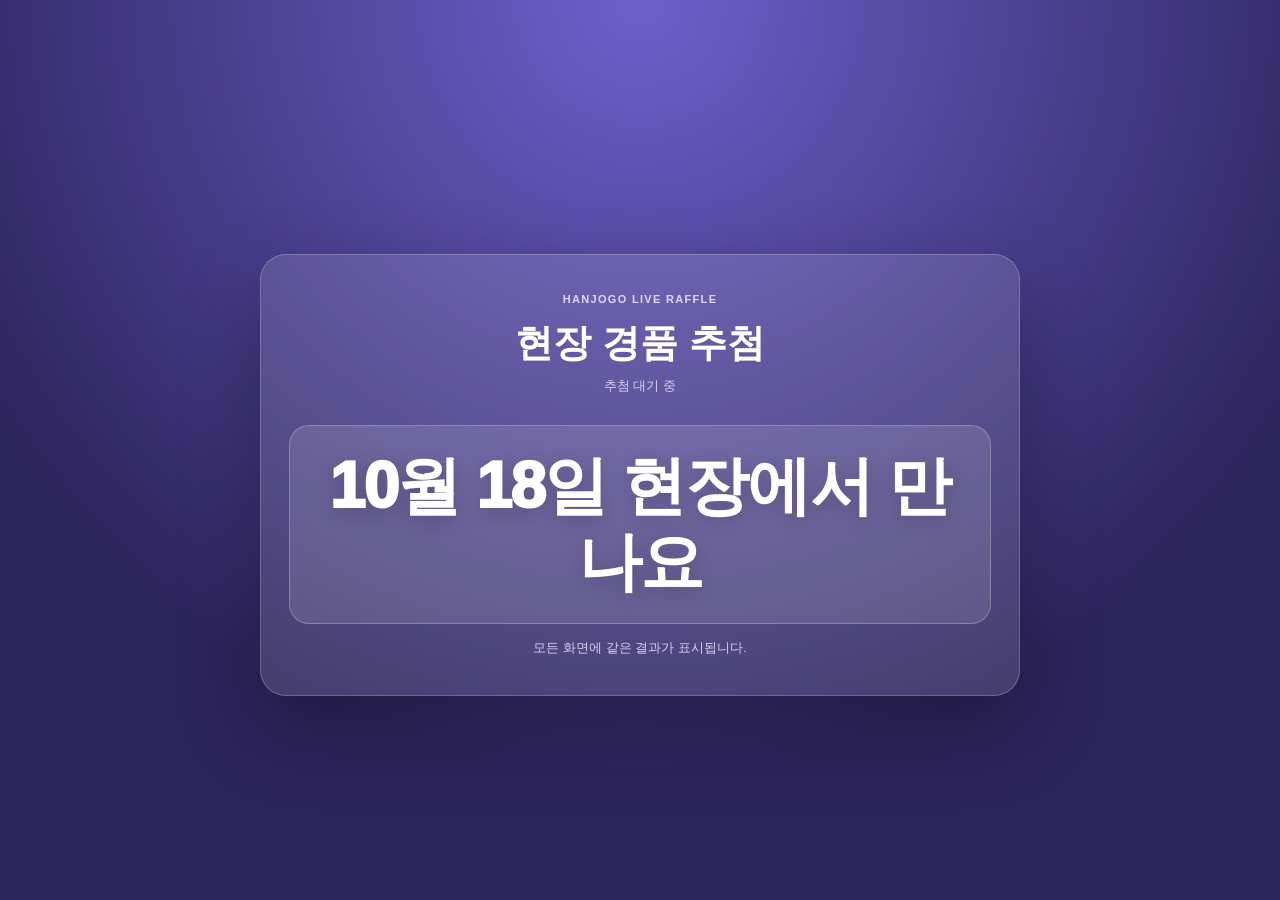
<file: raffle-batch-preview.html>
<!doctype html><html lang="ko"><head><meta charset="utf-8"><meta name="viewport" content="width=device-width,initial-scale=1"><meta name="robots" content="noindex"><title>추첨 진행 화면</title><link rel="stylesheet" href="assets/raffle-presentation.css?v=20261018-fx7"><link rel="stylesheet" href="assets/raffle-batch.css?v=20261018-fx7"><style>body{margin:0;font-family:Arial,"Noto Sans KR",sans-serif}*{box-sizing:border-box}</style></head><body><div class="raffle-live-overlay" id="raffleLiveOverlay" aria-hidden="false">

  <div class="raffle-confetti" id="raffleConfetti" aria-hidden="true"></div>
  <div class="raffle-live-panel" id="raffleLivePanel" role="dialog" aria-modal="true" aria-labelledby="raffleLivePrize">
    <div class="raffle-live-kicker" id="raffleLiveKicker">HANJOGO LIVE RAFFLE</div>
    <div class="raffle-live-prize" id="raffleLivePrize">현장 경품 추첨</div>
    <div class="raffle-live-pool" id="raffleLivePool">추첨 대기 중</div>
    <div class="raffle-live-name" id="raffleLiveName">10월 18일 현장에서 만나요</div>
    <div class="raffle-live-foot" id="raffleLiveFoot">모든 화면에 같은 결과가 표시됩니다.</div>
  </div>
</div>
<script src="assets/raffle-batch.js?v=20261018-fx7"></script><script>
let live,stop;
function setPrize(value){
 const el=document.getElementById('raffleLivePrize');el.replaceChildren();const parts=String(value).split(' · ');
 if(parts.length>1){const sponsor=document.createElement('span');sponsor.className='raffle-prize-sponsor';sponsor.textContent=parts.shift();el.append(sponsor);}
 const title=document.createElement('span');title.textContent=parts.join(' · ');el.append(title);
}
window.addEventListener('message',event=>{
 if(event.source!==parent||event.data?.type!=='raffle-batch-preview')return;
 live=event.data.live;if(!live?.winner&&!(live?.batch&&Array.isArray(live.winners)))return;
 document.getElementById('raffleLiveKicker').textContent=event.data.test?'TEST PREVIEW · 실제 당첨 아님':'HANJOGO LIVE RAFFLE';
 document.getElementById('raffleLivePool').textContent=live.poolLabel||'전체 참여자';
 setPrize(live.prize);if(!stop)stop=HanjogoBatch.mount(document,()=>live);
 parent.postMessage({type:'raffle-test-audio',action:'batch',live},'*');
});
parent.postMessage({type:'raffle-batch-ready'},'*');
</script></body></html>
</file>
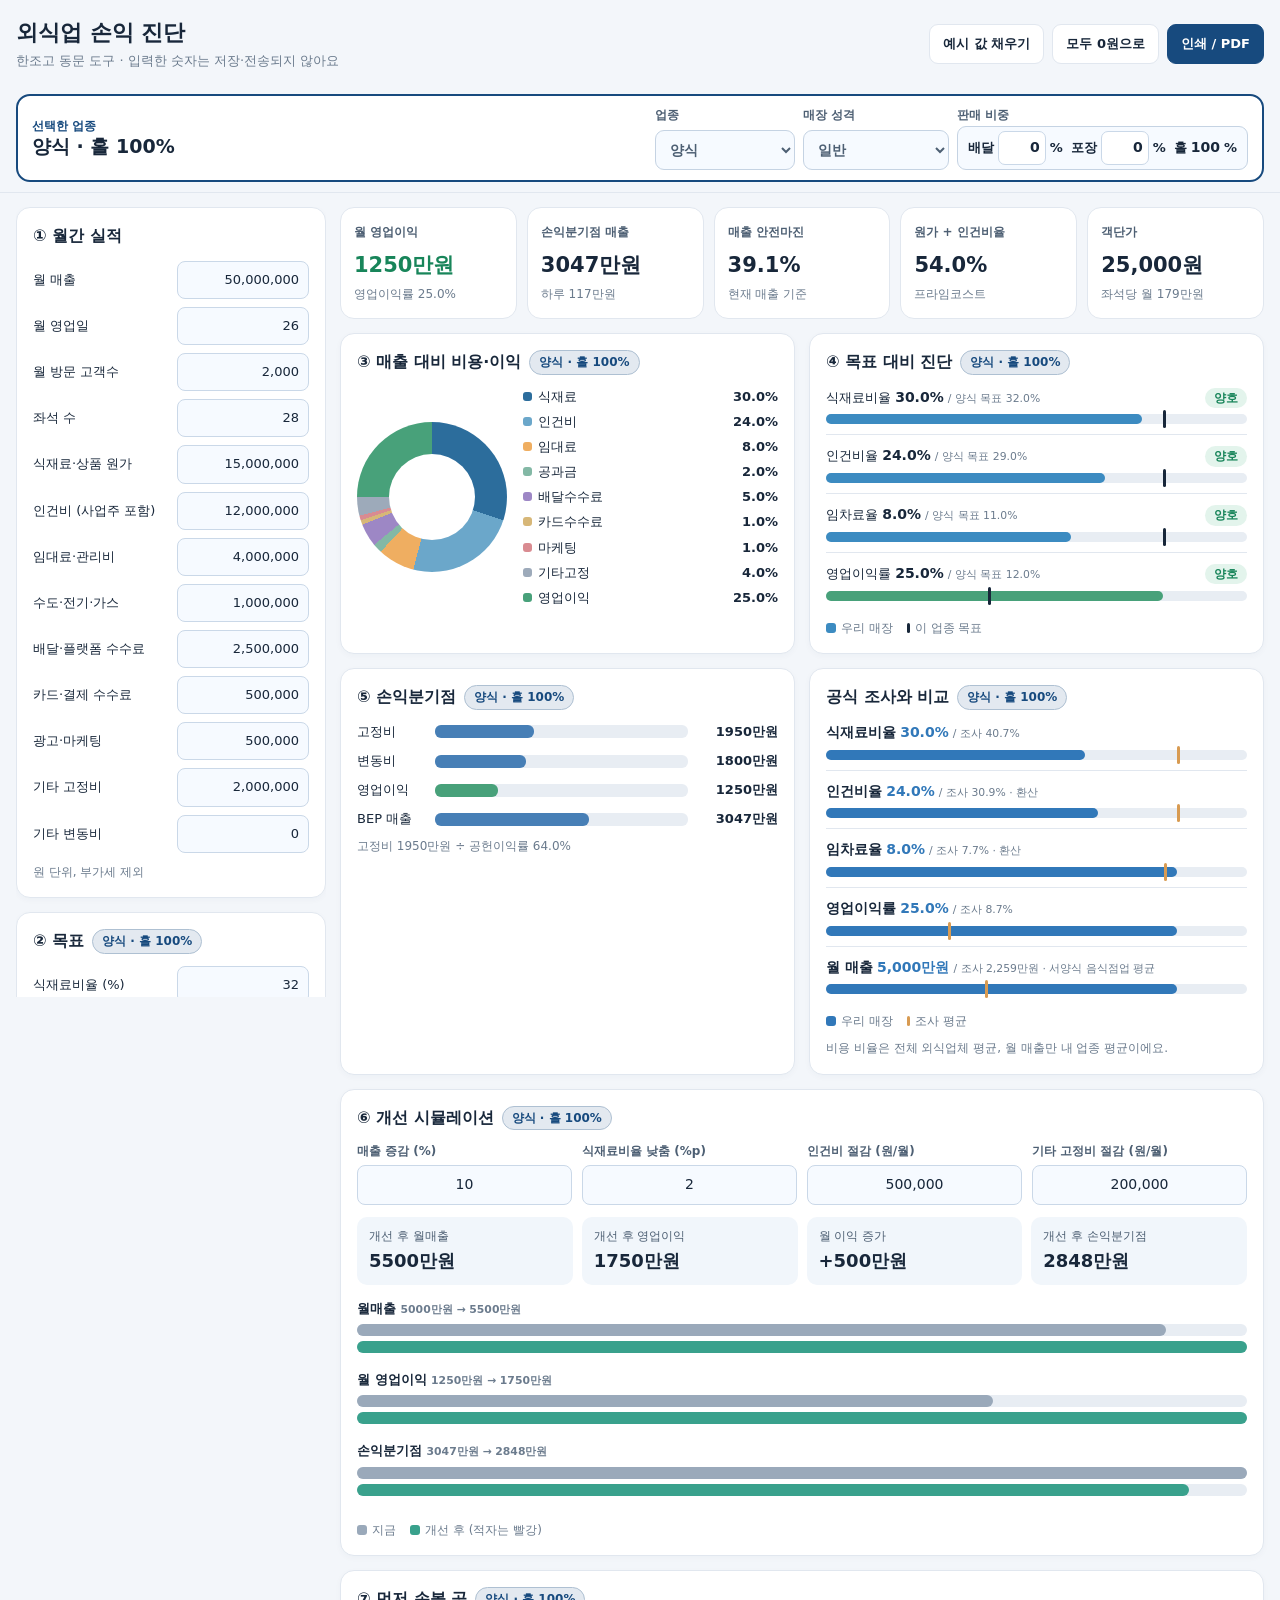
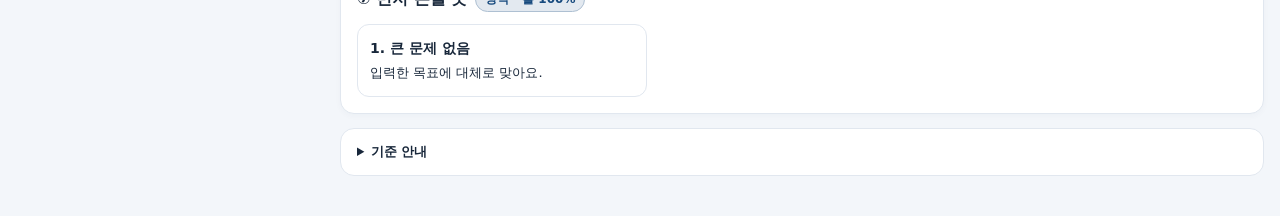
<file: tools/restaurant-diagnosis.html>
<!doctype html><html lang="ko"><head><meta charset="utf-8"><meta name="viewport" content="width=device-width, initial-scale=1"><meta name="robots" content="noindex"><title>외식업 손익 진단</title>
<style>
:root{--bg:#f3f6fa;--card:#fff;--ink:#18273a;--sub:#4d5f73;--mute:#6b7b8d;--line:#e1e7ef;--navy:#174a7e;--soft:#e9eff6;--good:#18855a;--warn:#a8710f;--bad:#c44949;--accent:#174a7e}
*{box-sizing:border-box}
body{margin:0;background:var(--bg);color:var(--ink);font:14px/1.55 system-ui,'Apple SD Gothic Neo','Malgun Gothic','Noto Sans KR',sans-serif}
main{max-width:1280px;margin:0 auto;padding:16px 16px 40px}
button,select,input{font:inherit;color:inherit}
header{display:flex;align-items:center;justify-content:space-between;gap:12px;margin-bottom:12px}
h1{margin:0;font-size:22px}
header small{color:var(--mute);font-size:13px}
h2{margin:0 0 12px;font-size:16px;display:flex;align-items:center;gap:8px;flex-wrap:wrap}
.btns{display:flex;gap:8px}
button{border:1px solid var(--line);background:#fff;border-radius:9px;padding:9px 13px;font-size:13px;font-weight:700;cursor:pointer}
button.primary{background:var(--navy);border-color:var(--navy);color:#fff}
button:focus-visible,select:focus-visible,input:focus-visible,summary:focus-visible{outline:2px solid #6c9ac8;outline-offset:2px}
/* 선택한 업종: 화면 위에 붙어 다니며 어디서나 보입니다 */
.pick{position:sticky;top:0;z-index:5;margin:0 -16px 14px;padding:10px 16px;background:rgba(243,246,250,.96);backdrop-filter:blur(6px);border-bottom:1px solid var(--line)}
.pick-in{display:flex;align-items:center;gap:10px;flex-wrap:wrap;background:#fff;border:2px solid var(--accent);border-radius:14px;padding:10px 14px}
.pick-now{font-size:12px;font-weight:800;color:var(--accent)}
.pick-now b{display:block;font-size:19px;color:var(--ink);line-height:1.25}
.pick-sel{display:flex;gap:8px;flex-wrap:wrap;margin-left:auto}
.pick-sel label{display:grid;gap:2px;font-size:12px;font-weight:700;color:var(--sub)}
.mix{display:grid;gap:2px;font-size:12px;font-weight:700;color:var(--sub)}
.mix-in{display:flex;align-items:center;gap:8px;min-height:38px;padding:4px 10px;border:1px solid #c5d3e3;border-radius:9px;background:#f6faff;font-size:13px}
.mix-in label{display:flex;align-items:center;gap:4px;font-size:13px;color:var(--ink)}
.mix-in input{width:48px;padding:5px;border:1px solid #cad8e8;border-radius:7px;background:#fff;text-align:right;font-size:14px;font-weight:700}
.mix-in b{font-size:14px;min-width:26px;text-align:right}
.pick-sel select{min-width:140px;padding:8px 10px;border:1px solid #c5d3e3;border-radius:9px;background:#f6faff;font-size:14px;font-weight:700}
.tag{display:inline-block;padding:2px 9px;border-radius:99px;background:color-mix(in srgb,var(--accent) 12%,#fff);color:var(--accent);font-size:12px;font-weight:800;border:1px solid color-mix(in srgb,var(--accent) 35%,#fff)}
.layout{display:grid;grid-template-columns:310px minmax(0,1fr);gap:14px;align-items:start}
.left{position:sticky;top:96px;display:grid;gap:14px;max-height:calc(100vh - 110px);overflow:auto;align-content:start}
.right{display:grid;gap:14px;min-width:0}
.panel{background:#fff;border:1px solid var(--line);border-radius:14px;padding:16px;box-shadow:0 2px 6px #213c5408}
.fields{display:grid;grid-template-columns:1fr 132px;gap:8px;align-items:center;font-size:13px}
.fields input{width:100%;min-width:0;padding:8px 9px;border:1px solid #cad8e8;border-radius:8px;background:#f6faff;text-align:right;font-variant-numeric:tabular-nums}
.sub{margin:10px 0 0;font-size:12px;color:var(--mute)}
.kpis{display:grid;grid-template-columns:repeat(5,minmax(0,1fr));gap:10px}
.kpi{background:#fff;border:1px solid var(--line);border-radius:14px;padding:13px}
.kpi label{font-size:12px;color:var(--sub);font-weight:700}
.kpi strong{display:block;margin:6px 0 2px;font-size:21px;font-variant-numeric:tabular-nums}
.kpi small{font-size:12px;color:var(--mute)}
.kpi.bad strong{color:var(--bad)}.kpi.good strong{color:var(--good)}
.twocol{display:grid;grid-template-columns:1fr 1fr;gap:14px}
.chartrow{display:flex;align-items:center;gap:16px;flex-wrap:wrap}
.donut{width:150px;height:150px;flex:none;border-radius:50%;position:relative}
.donut:after{content:'';position:absolute;inset:32px;border-radius:50%;background:#fff}
.legend{display:grid;gap:5px;font-size:13px;flex:1;min-width:150px}
.legend div{display:flex;justify-content:space-between;gap:6px}
.dot{display:inline-block;width:9px;height:9px;border-radius:3px;margin-right:6px}
.row{padding:10px 0;border-top:1px solid var(--line)}.row:first-of-type{border-top:0;padding-top:0}
.row-top{display:flex;justify-content:space-between;align-items:baseline;gap:8px;font-size:13px;margin-bottom:6px}
.row-top b{font-size:14px}
.track{position:relative;height:10px;border-radius:6px;background:#e8edf3}
.track i{display:block;height:100%;border-radius:6px;background:#3c8bc1}
.track u{position:absolute;top:-4px;bottom:-4px;width:3px;background:#18273a;border-radius:2px}
.chip{display:inline-block;padding:1px 9px;border-radius:99px;font-size:12px;font-weight:800}
.chip:not(.good):not(.warn):not(.bad){background:#eef1f5;color:var(--mute)}.chip.good{background:#e3f4ec;color:var(--good)}.chip.warn{background:#fbf0d9;color:var(--warn)}.chip.bad{background:#fbe6e6;color:var(--bad)}
.legend-note{margin:8px 0 0;font-size:12px;color:var(--mute)}
.wf{display:grid;gap:9px}
.wfrow{display:grid;grid-template-columns:70px 1fr 82px;gap:8px;align-items:center;font-size:13px}
.wfrow b{text-align:right;font-variant-numeric:tabular-nums}
.scn{display:grid;grid-template-columns:repeat(4,1fr);gap:10px}
.scn label{display:block;margin-bottom:4px;font-size:12px;font-weight:700;color:var(--sub)}
.scn input{width:100%;padding:8px;border:1px solid #cad8e8;border-radius:8px;background:#f6faff;text-align:center}
.res{display:grid;grid-template-columns:repeat(4,1fr);gap:9px;margin-top:12px}
.res div{background:#f1f6fb;border-radius:10px;padding:10px 12px;font-size:12px;color:var(--sub)}
.res b{display:block;margin-top:2px;font-size:18px;color:var(--ink);font-variant-numeric:tabular-nums}
.ba{margin-top:14px;display:grid;gap:12px}
.ba-t{font-size:13px;font-weight:700;margin-bottom:5px}
.ba .track{height:12px;margin-bottom:5px}
.recs{display:grid;grid-template-columns:repeat(3,1fr);gap:10px}
.rec{border:1px solid var(--line);border-radius:12px;padding:12px;font-size:13px;line-height:1.6}
.rec b.t{display:block;margin-bottom:4px;font-size:14px}
.rec .amt{color:var(--navy);font-weight:800}
details{background:#fff;border:1px solid var(--line);border-radius:14px;padding:12px 16px;font-size:13px;line-height:1.7;color:var(--sub)}
summary{cursor:pointer;font-weight:800;color:var(--ink)}
details p{margin:8px 0 0}
a{color:var(--navy)}
.key{display:flex;gap:14px;flex-wrap:wrap;margin-top:8px;font-size:12px;color:var(--mute)}
.key i{display:inline-block;width:10px;height:10px;border-radius:3px;margin-right:5px;vertical-align:-1px}
@media(max-width:1000px){.layout{grid-template-columns:1fr}.left{position:static;max-height:none;overflow:visible}.kpis{grid-template-columns:repeat(3,1fr)}}
@media(max-width:700px){main{padding:10px 10px 30px}.pick{position:static;margin:0 -10px 12px;padding:8px 10px}.pick-sel{margin-left:0;width:100%}.pick-sel label{flex:1}.pick-sel select{width:100%;min-width:0}.mix{width:100%}.mix-in{justify-content:space-between}.kpis{grid-template-columns:repeat(2,1fr)}.twocol,.recs{grid-template-columns:1fr}.scn,.res{grid-template-columns:repeat(2,1fr)}header{flex-direction:column;align-items:flex-start}.fields{grid-template-columns:1fr 120px}}
@media print{body{background:#fff}.pick{position:static;background:#fff}.btns{display:none}.panel,.kpi,details{box-shadow:none;break-inside:avoid}.layout{grid-template-columns:280px 1fr}.left{position:static}details{display:block}@page{size:A3 landscape;margin:8mm}}
</style></head><body><main>
<header><div><h1>외식업 손익 진단</h1><small>한조고 동문 도구 · 입력한 숫자는 저장·전송되지 않아요</small></div><div class="btns"><button type="button" id="sampleBtn">예시 값 채우기</button><button type="button" id="zeroBtn">모두 0원으로</button><button type="button" class="primary" onclick="window.print()">인쇄 / PDF</button></div></header>

<div class="pick"><div class="pick-in">
  <div class="pick-now">선택한 업종<b id="nowLabel"></b></div>
  <div class="pick-sel"><label>업종<select id="industry"></select></label><label>매장 성격<select id="format"></select></label>
    <div class="mix"><span>판매 비중</span><div class="mix-in"><label>배달<input id="shDelivery" inputmode="numeric" value="0">%</label><label>포장<input id="shTake" inputmode="numeric" value="0">%</label><label>홀<b id="shHall">100</b>%</label></div></div></div>
</div></div>

<div class="layout">
<aside class="left">
  <section class="panel"><h2>① 월간 실적</h2>
    <div class="fields">
      <label for="sales">월 매출</label><input id="sales" inputmode="numeric" data-money value="50000000">
      <label for="days">월 영업일</label><input id="days" inputmode="numeric" data-money value="26">
      <label for="guests">월 방문 고객수</label><input id="guests" inputmode="numeric" data-money value="2000">
      <label for="seats">좌석 수</label><input id="seats" inputmode="numeric" data-money value="28">
      <label for="food">식재료·상품 원가</label><input id="food" inputmode="numeric" data-money value="15000000">
      <label for="labor">인건비 (사업주 포함)</label><input id="labor" inputmode="numeric" data-money value="12000000">
      <label for="rent">임대료·관리비</label><input id="rent" inputmode="numeric" data-money value="4000000">
      <label for="utility">수도·전기·가스</label><input id="utility" inputmode="numeric" data-money value="1000000">
      <label for="delivery">배달·플랫폼 수수료</label><input id="delivery" inputmode="numeric" data-money value="2500000">
      <label for="card">카드·결제 수수료</label><input id="card" inputmode="numeric" data-money value="500000">
      <label for="marketing">광고·마케팅</label><input id="marketing" inputmode="numeric" data-money value="500000">
      <label for="other">기타 고정비</label><input id="other" inputmode="numeric" data-money value="2000000">
      <label for="otherVar">기타 변동비</label><input id="otherVar" inputmode="numeric" data-money value="0">
    </div>
    <p class="sub">원 단위, 부가세 제외</p>
  </section>
  <section class="panel"><h2>② 목표 <span class="tag" data-ind></span></h2>
    <div class="fields">
      <label for="refFood">식재료비율 (%)</label><input id="refFood" inputmode="decimal">
      <label for="refLabor">인건비율 (%)</label><input id="refLabor" inputmode="decimal">
      <label for="refRent">임차료율 (%)</label><input id="refRent" inputmode="decimal">
      <label for="refProfit">영업이익률 (%)</label><input id="refProfit" inputmode="decimal">
    </div>
    <p class="sub">업종·판매 비중을 바꾸면 새로 채워져요. 직접 고쳐도 돼요.</p>
  </section>
</aside>

<div class="right">
  <div class="kpis">
    <div class="kpi" id="kProfit"><label>월 영업이익</label><strong id="profitK"></strong><small id="marginK"></small></div>
    <div class="kpi"><label>손익분기점 매출</label><strong id="bepK"></strong><small id="bepDay"></small></div>
    <div class="kpi" id="kSafety"><label>매출 안전마진</label><strong id="safetyK"></strong><small>현재 매출 기준</small></div>
    <div class="kpi"><label>원가 + 인건비율</label><strong id="primeK"></strong><small>프라임코스트</small></div>
    <div class="kpi"><label>객단가</label><strong id="ticketK"></strong><small id="seatK"></small></div>
  </div>

  <div class="twocol">
    <section class="panel"><h2>③ 매출 대비 비용·이익 <span class="tag" data-ind></span></h2>
      <div class="chartrow"><div class="donut" id="donut"></div><div class="legend" id="legend"></div></div>
    </section>
    <section class="panel"><h2>④ 목표 대비 진단 <span class="tag" data-ind></span></h2>
      <div id="compare"></div>
      <div class="key"><span><i style="background:#3c8bc1"></i>우리 매장</span><span><i style="background:#18273a;width:3px"></i>이 업종 목표</span></div>
    </section>
  </div>

  <div class="twocol">
    <section class="panel"><h2>⑤ 손익분기점 <span class="tag" data-ind></span></h2>
      <div class="wf" id="bepChart"></div><p class="legend-note" id="bepExplain"></p>
    </section>
    <section class="panel"><h2>공식 조사와 비교 <span class="tag" data-ind></span></h2>
      <div id="officialBars"></div>
      <div class="key"><span><i style="background:#3178b9"></i>우리 매장</span><span><i style="background:#d89b52;width:3px"></i>조사 평균</span></div>
      <p class="legend-note">비용 비율은 전체 외식업체 평균, 월 매출만 내 업종 평균이에요.</p>
    </section>
  </div>

  <section class="panel"><h2>⑥ 개선 시뮬레이션 <span class="tag" data-ind></span></h2>
    <div class="scn">
      <div><label for="sSales">매출 증감 (%)</label><input id="sSales" inputmode="decimal" value="10"></div>
      <div><label for="sFood">식재료비율 낮춤 (%p)</label><input id="sFood" inputmode="decimal" value="2"></div>
      <div><label for="sLabor">인건비 절감 (원/월)</label><input id="sLabor" inputmode="numeric" data-money value="500000"></div>
      <div><label for="sFixed">기타 고정비 절감 (원/월)</label><input id="sFixed" inputmode="numeric" data-money value="200000"></div>
    </div>
    <div class="res"><div>개선 후 월매출<b id="simSales"></b></div><div>개선 후 영업이익<b id="simProfit"></b></div><div>월 이익 증가<b id="simDelta"></b></div><div>개선 후 손익분기점<b id="simBep"></b></div></div>
    <div class="ba" id="beforeAfter"></div>
  </section>

  <section class="panel"><h2>⑦ 먼저 손볼 곳 <span class="tag" data-ind></span></h2><div class="recs" id="recs"></div></section>

  <details><summary>기준 안내</summary>
    <p><b>공식 조사:</b> 2025 외식업체 경영실태조사(2024년 실적, 3,138개 업체) 평균이에요. 인건비·임차료 비율은 조사의 비용 구성비를 매출 대비로 환산한 값이고, 업종별 비용 비율은 공개되지 않았어요.</p>
    <p><b>업종별 목표:</b> 연습용 가정이에요. 상권·배달 비중·규모에 따라 다르니 고쳐서 쓰세요.</p>
    <p><b>계산:</b> 인건비는 고정비, 나머지 비용은 매출에 비례한다고 단순화했어요. 감가상각·이자·세금은 빠져 있어요.</p>
    <p>자료: <a href="https://www.mafra.go.kr/bbs/home/792/577439/artclView.do" target="_blank" rel="noopener">농림축산식품부 조사 발표</a> · <a href="https://www.yna.co.kr/view/AKR20260913025000030" target="_blank" rel="noopener">연합뉴스 분석</a></p>
  </details>
</div>
</div>
</main>
<script>
const types={'한식':[33,27,10,12],'양식':[32,29,11,12],'일식':[35,28,11,11],'중식':[32,27,10,12],'카페':[29,28,13,13],'베이커리':[34,30,12,11],'케이터링':[38,27,8,11],'주점·바':[28,28,12,13],'패스트푸드':[33,26,11,12],'분식·간편식':[34,25,10,12],'기타':[33,28,11,12]};
// 매장 성격(일반 / 파인다이닝 등)은 하나만 고르고, 홀·배달·포장은 매출 비중으로 섞어서 목표를 보정합니다.
const formats={'일반':[0,0,0,0],'파인다이닝·코스':[4,5,1,-3],'뷔페·대량조리':[3,-3,0,0],'예약제·케이터링':[4,0,-3,-1]};
const channelOff={delivery:[1,-4,-4,-2],take:[0,-3,-2,1]};
// 업종마다 색이 달라서, 화면 어디서든 지금 어떤 업종인지 색으로도 알아볼 수 있어요.
const accents={'한식':'#b4532a','양식':'#174a7e','일식':'#7b3f98','중식':'#c0392b','카페':'#7a5a2e','베이커리':'#b8860b','케이터링':'#2a7f62','주점·바':'#5b3fa0','패스트푸드':'#d2691e','분식·간편식':'#c2185b','기타':'#52606d'};
// 2025 외식업체 경영실태조사(2024년 실적) 업종별 평균 연매출(만원). 이름은 조사의 세부 업종명입니다.
const SURVEY_SALES={'한식':['한식 음식점업',29106],'양식':['서양식 음식점업',27110],'일식':['일식 음식점업',33924],'중식':['중식 음식점업',25824],'카페':['비알코올 음료점',19033],'베이커리':['제과점업',25843],'케이터링':['출장·이동 음식점업',37332],'주점·바':['주점업',20199],'패스트푸드':['피자·햄버거·샌드위치 전문점',30267],'분식·간편식':['김밥 및 기타 간이 음식점업',19017],'기타':['전체 외식업체',25526]};
const labels=['식재료','인건비','임대료','공과금','배달수수료','카드수수료','마케팅','기타고정','기타변동','영업이익'];
const colors=['#2c6d9c','#6ba7ca','#efae61','#83b8a5','#9d87c5','#d7b778','#d98b91','#9daaba','#5a8197','#48a17a'];
const $=id=>document.getElementById(id);
const num=s=>Number(String(s).replace(/[,\s]/g,''))||0;
const v=id=>Math.max(0,num($(id).value));
const fmt=n=>Math.round(n).toLocaleString('ko-KR')+'원';
const short=n=>Math.abs(n)>=1e8?(n/1e8).toFixed(2)+'억원':(n/1e4).toFixed(0)+'만원';
const pct=n=>(n*100).toFixed(1)+'%';
const clamp=(n,a,b)=>Math.min(b,Math.max(a,n));
const esc=s=>String(s).replace(/[&<>"]/g,c=>({'&':'&amp;','<':'&lt;','>':'&gt;','"':'&quot;'}[c]));
Object.keys(types).forEach(t=>$('industry').add(new Option(t,t)));
Object.keys(formats).forEach(t=>$('format').add(new Option(t,t)));
function moneyFmt(el){const raw=el.value.replace(/[^\d]/g,'');el.value=raw?Number(raw).toLocaleString('ko-KR'):'';}
document.querySelectorAll('[data-money]').forEach(el=>{moneyFmt(el);el.addEventListener('input',()=>{const pos=el.value.length-el.selectionStart;moneyFmt(el);const p=Math.max(0,el.value.length-pos);try{el.setSelectionRange(p,p);}catch(e){}});});
function shares(){
  const d=clamp(Math.round(num($('shDelivery').value)),0,100),t=clamp(Math.round(num($('shTake').value)),0,100-d);
  return {d,t,h:100-d-t};
}
function who(){
  const sh=shares(),mix=[['홀',sh.h],['배달',sh.d],['포장',sh.t]].filter(x=>x[1]>0).map(x=>x[0]+' '+x[1]+'%').join(' ');
  const style=$('format').value==='일반'?'':' · '+$('format').value;
  return $('industry').value+style+' · '+mix;
}
function paintWho(){
  const w=who();
  document.documentElement.style.setProperty('--accent',accents[$('industry').value]||'#174a7e');
  $('nowLabel').textContent=w;
  document.querySelectorAll('[data-ind]').forEach(el=>el.textContent=w);
  document.title='외식업 손익 진단 · '+w;
}
function loadRef(){
  const sh=shares();$('shHall').textContent=sh.h;
  const base=types[$('industry').value],off=formats[$('format').value];
  ['refFood','refLabor','refRent','refProfit'].forEach((id,i)=>{
    const adj=off[i]+(channelOff.delivery[i]*sh.d+channelOff.take[i]*sh.t)/100;
    $(id).value=Math.max(0,Math.round((base[i]+adj)*2)/2);
  });
  render();
}
function render(){
  paintWho();
  const who_=$('industry').value;
  const sales=v('sales'),food=v('food'),labor=v('labor'),rent=v('rent'),utility=v('utility'),delivery=v('delivery'),card=v('card'),marketing=v('marketing'),other=v('other'),otherVar=v('otherVar'),days=Math.max(1,v('days')),guests=v('guests'),seats=v('seats');
  const fixed=labor+rent+utility+marketing+other,variable=food+delivery+card+otherVar,cost=fixed+variable,profit=sales-cost;
  const vr=sales?variable/sales:0,cm=1-vr,bep=cm>0?fixed/cm:Infinity,safety=sales&&isFinite(bep)?(sales-bep)/sales:NaN;
  $('profitK').textContent=short(profit);$('marginK').textContent='영업이익률 '+pct(sales?profit/sales:0);
  $('kProfit').className='kpi '+(profit<0?'bad':'good');
  $('bepK').textContent=isFinite(bep)?short(bep):'계산 불가';
  $('bepDay').textContent=isFinite(bep)?'하루 '+short(bep/days):'변동비가 매출 이상';
  $('safetyK').textContent=isFinite(safety)?pct(safety):'계산 불가';
  $('kSafety').className='kpi '+(isFinite(safety)&&safety<0?'bad':'');
  $('primeK').textContent=pct(sales?(food+labor)/sales:0);
  $('ticketK').textContent=guests?fmt(sales/guests):'-';
  $('seatK').textContent=seats?'좌석당 월 '+short(sales/seats):'좌석 수 미입력';
  // 도넛
  const arr=[food,labor,rent,utility,delivery,card,marketing,other,otherVar,Math.max(0,profit)];
  const total=arr.reduce((a,b)=>a+b,0);let angle=0;const stops=[];
  arr.forEach((x,i)=>{const next=angle+(total?x/total*100:0);stops.push(colors[i]+' '+angle+'% '+next+'%');angle=next;});
  $('donut').style.background=total?'conic-gradient('+stops.join(',')+')':'#e8edf3';
  $('legend').innerHTML=arr.map((x,i)=>x?`<div><span><i class="dot" style="background:${colors[i]}"></i>${labels[i]}</span><b>${pct(total?x/total:0)}</b></div>`:'').join('')+(profit<0?`<div style="color:var(--bad)"><span>영업손실</span><b>${short(profit)}</b></div>`:'');
  // 목표 대비
  const refs=[v('refFood'),v('refLabor'),v('refRent'),v('refProfit')];
  const values=[sales?food/sales*100:0,sales?labor/sales*100:0,sales?rent/sales*100:0,sales?profit/sales*100:0];
  const names=['식재료비율','인건비율','임차료율','영업이익률'];
  $('compare').innerHTML=names.map((name,i)=>{
    const diff=values[i]-refs[i],isProfit=i===3,worse=isProfit?-diff:diff;
    const st=!sales?['','입력 전']:worse<=0?['good','양호']:worse<2?['warn','근접']:['bad','개선 필요'];
    const scale=Math.max(values[i],refs[i],1)*1.25;
    return `<div class="row"><div class="row-top"><span>${name} <b>${values[i].toFixed(1)}%</b> <small style="color:var(--mute)">/ ${esc(who_)} 목표 ${refs[i].toFixed(1)}%</small></span><span class="chip ${st[0]}">${st[1]}</span></div><div class="track"><i style="width:${clamp(Math.abs(values[i])/scale*100,0,100)}%;background:${isProfit?'#48a17a':'#3c8bc1'}"></i><u style="left:${clamp(refs[i]/scale*100,0,100)}%"></u></div></div>`;
  }).join('');
  // 공식 조사
  const survey=SURVEY_SALES[$('industry').value]||SURVEY_SALES['기타'];
  const offRows=[['식재료비율',sales?food/sales*100:0,40.7,'',v=>v.toFixed(1)+'%'],['인건비율',sales?labor/sales*100:0,30.9,'환산',v=>v.toFixed(1)+'%'],['임차료율',sales?rent/sales*100:0,7.7,'환산',v=>v.toFixed(1)+'%'],['영업이익률',sales?profit/sales*100:0,8.7,'',v=>v.toFixed(1)+'%'],['월 매출',sales/1e4,survey[1]/12,survey[0]+' 평균',v=>Math.round(v).toLocaleString('ko-KR')+'만원']];
  $('officialBars').innerHTML=offRows.map(([name,cur,avg,note,f])=>{
    const scale=Math.max(Math.abs(cur),avg,1)*1.2;
    return `<div class="row"><div class="row-top"><span><b>${name}</b> <b style="color:#3178b9">${f(cur)}</b> <small style="color:var(--mute)">/ 조사 ${f(avg)}${note?' · '+note:''}</small></span></div><div class="track"><i style="width:${clamp(Math.abs(cur)/scale*100,0,100)}%;background:${cur<0?'#d26d6d':'#3178b9'}"></i><u style="left:${clamp(avg/scale*100,0,100)}%;background:#d89b52"></u></div></div>`;
  }).join('');
  // 손익분기점
  const wf=[['고정비',fixed],['변동비',variable],['영업이익',profit],['BEP 매출',bep]];
  const mx=Math.max(sales,fixed,variable,Math.abs(profit),isFinite(bep)?bep:0,1);
  $('bepChart').innerHTML=wf.map(([n,x])=>`<div class="wfrow"><span>${n}</span><div class="track" style="height:13px"><i style="width:${isFinite(x)?clamp(Math.abs(x)/mx*100,0,100):0}%;background:${x<0?'#d26d6d':n==='영업이익'?'#48a17a':'#477fb6'}"></i></div><b>${isFinite(x)?short(x):'불가'}</b></div>`).join('');
  $('bepExplain').textContent=isFinite(bep)?`고정비 ${short(fixed)} ÷ 공헌이익률 ${pct(cm)}`:'변동비가 매출보다 커서 계산할 수 없어요.';
  // 시뮬레이션
  const growth=num($('sSales').value),foodPoint=num($('sFood').value),laborSave=v('sLabor'),fixedSave=v('sFixed');
  const newSales=Math.max(0,sales*(1+growth/100)),foodRate=sales?food/sales:0,otherVarRate=sales?(delivery+card+otherVar)/sales:0;
  const newFoodRate=clamp(foodRate-foodPoint/100,0,1),newLabor=Math.max(0,labor-laborSave),newFixed=Math.max(0,rent+utility+marketing+other-fixedSave);
  const newProfit=newSales-newSales*(newFoodRate+otherVarRate)-newLabor-newFixed,newCm=1-newFoodRate-otherVarRate,newBep=newCm>0?(newLabor+newFixed)/newCm:Infinity;
  $('simSales').textContent=short(newSales);$('simProfit').textContent=short(newProfit);
  $('simDelta').textContent=(newProfit-profit>=0?'+':'')+short(newProfit-profit);
  $('simBep').textContent=isFinite(newBep)?short(newBep):'계산 불가';
  $('beforeAfter').innerHTML=[['월매출',sales,newSales],['월 영업이익',profit,newProfit],['손익분기점',bep,newBep]].map(([label,a,b])=>{
    const max=Math.max(isFinite(a)?Math.abs(a):0,isFinite(b)?Math.abs(b):0,1);
    return `<div><div class="ba-t">${label} <small style="color:var(--mute);font-weight:600">${isFinite(a)?short(a):'불가'} → ${isFinite(b)?short(b):'불가'}</small></div><div class="track"><i style="width:${isFinite(a)?clamp(Math.abs(a)/max*100,0,100):0}%;background:#9aa9ba"></i></div><div class="track"><i style="width:${isFinite(b)?clamp(Math.abs(b)/max*100,0,100):0}%;background:${b<0?'#d26d6d':'#39a18c'}"></i></div></div>`;
  }).join('')+'<div class="key"><span><i style="background:#9aa9ba"></i>지금</span><span><i style="background:#39a18c"></i>개선 후 (적자는 빨강)</span></div>';
  // 먼저 손볼 곳 (효과가 큰 순서, 최대 3개)
  const recs=[];
  if(isFinite(bep)&&sales<bep)recs.push([1e15,'손익분기점 미달',`월매출이 약 <span class="amt">${short(bep-sales)}</span> 더 필요해요.`]);
  if(values[0]>refs[0]){const d=(values[0]-refs[0])/100*sales;recs.push([d,'식재료 원가',`목표 ${refs[0]}%까지 낮추면 월 약 <span class="amt">${short(d)}</span> 개선돼요.`]);}
  if(values[1]>refs[1]){const d=(values[1]-refs[1])/100*sales;recs.push([d,'인건비 구조',`목표 ${refs[1]}%면 월 약 <span class="amt">${short(d)}</span> 차이예요.`]);}
  if(values[2]>refs[2]){const d=(values[2]-refs[2])/100*sales;recs.push([d,'임차료 부담',`목표와 월 약 <span class="amt">${short(d)}</span> 차이예요.`]);}
  if(values[3]<refs[3]){const d=(refs[3]-values[3])/100*sales;recs.push([d/2,'이익률 목표',`${refs[3]}%까지 월 약 <span class="amt">${short(d)}</span> 이익이 더 필요해요.`]);}
  recs.sort((a,b)=>b[0]-a[0]);
  if(!sales)recs.length=0,recs.push([0,'매출부터 입력해 주세요','월 매출과 비용을 넣으면 진단이 시작돼요.']);
  else if(!recs.length)recs.push([0,'큰 문제 없음','입력한 목표에 대체로 맞아요.']);
  $('recs').innerHTML=recs.slice(0,3).map((r,i)=>`<div class="rec"><b class="t">${i+1}. ${r[1]}</b>${r[2]}</div>`).join('');
}
$('industry').addEventListener('change',loadRef);$('format').addEventListener('change',loadRef);
['shDelivery','shTake'].forEach(id=>$(id).addEventListener('input',()=>{
  const sh=shares();
  if($('shDelivery').value!==''&&num($('shDelivery').value)!==sh.d)$('shDelivery').value=sh.d;
  if($('shTake').value!==''&&num($('shTake').value)!==sh.t)$('shTake').value=sh.t;
  loadRef();
}));
document.querySelectorAll('input').forEach(el=>el.addEventListener('input',render));
$('sampleBtn').addEventListener('click',()=>location.reload());
// 금액·고객수·좌석 수와 개선 시뮬레이션 값을 모두 0으로 비웁니다. 영업일(26일)과 업종은 그대로 둡니다.
$('zeroBtn').addEventListener('click',()=>{
  ['sales','guests','seats','food','labor','rent','utility','delivery','card','marketing','other','otherVar','sSales','sFood','sLabor','sFixed'].forEach(id=>$(id).value='0');
  render();$('sales').focus();$('sales').select();
});
$('industry').value='양식';loadRef();
</script></body></html>
</file>
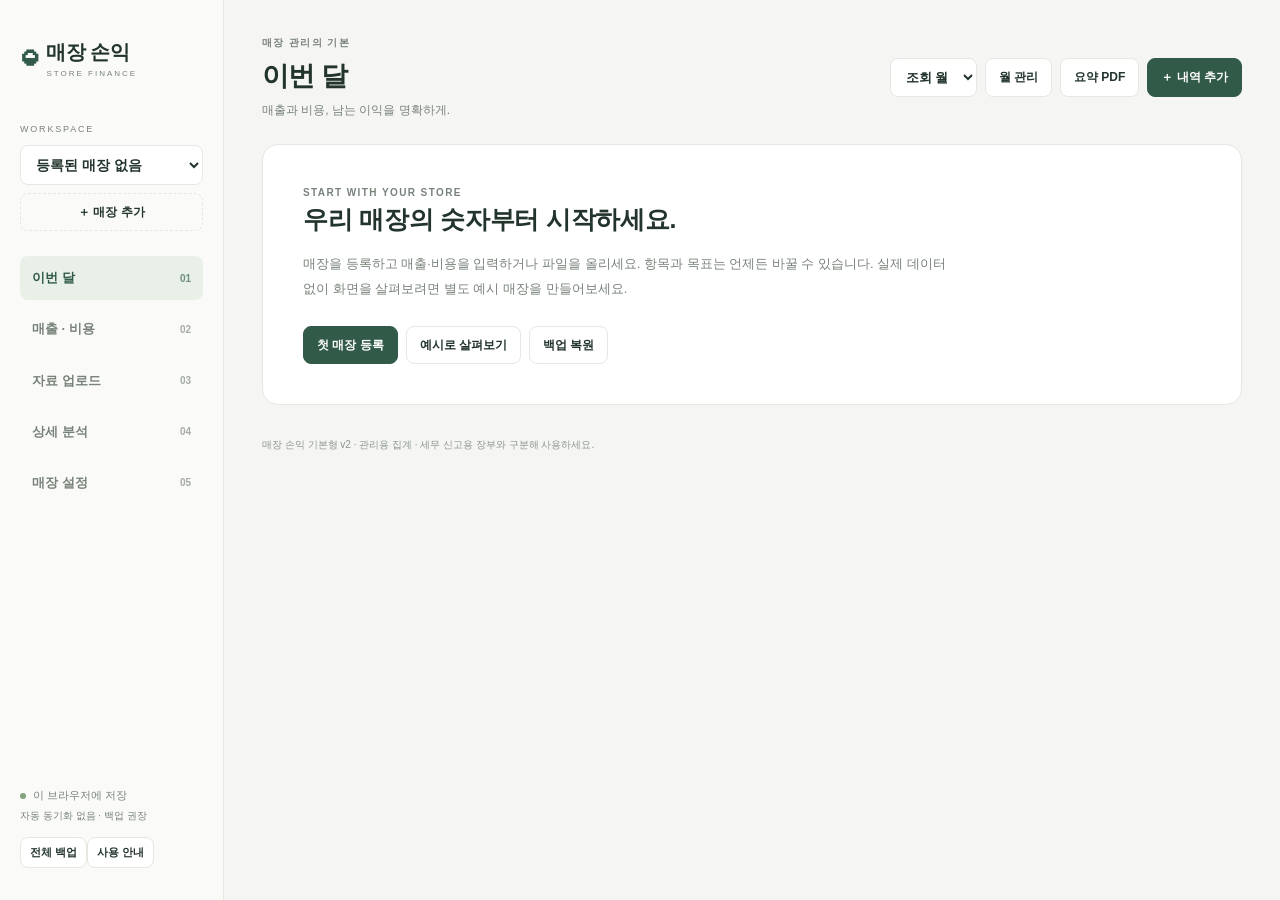
<file: tools/store-finance.html>
<!doctype html><html lang="ko"><head><meta charset="utf-8"><meta name="viewport" content="width=device-width, initial-scale=1"><meta name="robots" content="noindex"><title>매장 손익 · 기본 대시보드 v2</title>
<style>:root{--bg:#f5f6f3;--card:#fff;--ink:#22342c;--muted:#788279;--line:#e3e8e1;--green:#315b48;--soft:#edf3ed;--red:#b75348;--amber:#9a742d}*{box-sizing:border-box}body{margin:0;background:var(--bg);color:var(--ink);font:14px/1.55 -apple-system,BlinkMacSystemFont,'Segoe UI','Noto Sans KR',Arial,sans-serif}button,input,select,textarea{font:inherit}button,.button{display:inline-flex;align-items:center;justify-content:center;border:1px solid var(--line);border-radius:8px;padding:9px 13px;background:white;color:var(--ink);font-size:12px;font-weight:600;cursor:pointer;text-decoration:none;gap:5px}button:hover,.button:hover{background:var(--soft)}button:disabled{opacity:.4;cursor:not-allowed}button.primary,.primary{background:var(--green);color:white;border-color:var(--green)}.danger{color:var(--red)}button.link{background:none;border:0;color:var(--green);padding:4px}input,select,textarea{border:1px solid var(--line);border-radius:8px;background:#fff;padding:10px 11px;color:var(--ink);min-width:0}input[type=checkbox]{accent-color:var(--green);width:16px;height:16px}input:focus,select:focus,textarea:focus,button:focus-visible,summary:focus-visible{outline:2px solid #87aa95;outline-offset:2px}.sidebar{width:224px;position:fixed;inset:0 auto 0 0;background:#fafbf8;border-right:1px solid var(--line);padding:32px 20px;display:flex;flex-direction:column}.logo{display:flex;align-items:center;gap:10px;font-size:20px;font-weight:750;letter-spacing:-.6px}.mark{font-size:34px;color:var(--green)}.logo small{display:block;font-size:8px;letter-spacing:2px;font-weight:500;color:var(--muted)}.sidebar-label{font-size:9px;letter-spacing:1.8px;color:var(--muted);margin:38px 0 8px}.sidebar select{width:100%;font-weight:600}.new-store{margin:8px 0 25px;background:none;border-style:dashed}nav{display:grid;gap:7px}nav button{justify-content:space-between;padding:12px;border:0;background:none;font-size:13px;color:var(--muted)}nav button span{font-size:10px;opacity:.65}nav button.active{color:var(--green);background:#e9f0e8;font-weight:750}.sidebar-bottom{margin-top:auto;font-size:11px;color:var(--muted)}.sidebar-bottom>div{font-size:10px;margin:4px 0 13px}.sidebar-bottom button{padding:6px 9px;font-size:11px}.local-dot{display:inline-block;width:6px;height:6px;background:#82a17e;border-radius:100%;margin-right:4px}main{margin-left:224px;padding:35px 38px 26px;max-width:1600px}header{display:flex;align-items:center;justify-content:space-between;gap:20px;margin-bottom:24px}.eyebrow,.step-label{font-size:10px;letter-spacing:1.4px;color:var(--muted);font-weight:650}.eyebrow{margin-bottom:5px}h1{font-size:27px;letter-spacing:-1px;margin:0;font-weight:750}header p{margin:4px 0 0;color:var(--muted);font-size:12px}.header-tools{display:flex;gap:8px;flex-wrap:wrap;align-items:center}.header-tools select{font-size:13px;font-weight:650}.page.hidden,.hidden{display:none!important}.kpis{display:grid;grid-template-columns:repeat(3,minmax(0,1fr));gap:14px}.kpi{background:var(--card);border:1px solid var(--line);border-radius:14px;padding:21px}.kpi:last-child{background:#f0f5ed;border-color:#d9e4d3}.kpi .label{font-size:12px;color:var(--muted);display:flex;justify-content:space-between;gap:7px;align-items:center}.kpi strong{display:block;font-size:clamp(22px,2.15vw,32px);font-weight:750;margin:9px 0;font-variant-numeric:tabular-nums;letter-spacing:-.6px}.kpi small{font-size:11px;color:var(--muted)}.up{color:#347551!important}.down{color:var(--red)!important}.card{border:1px solid var(--line);background:var(--card);border-radius:14px;padding:21px}.card-head{display:flex;align-items:center;justify-content:space-between;gap:12px;margin-bottom:17px;flex-wrap:wrap}h2{margin:0;font-size:15px;letter-spacing:-.25px;font-weight:700}.section{margin-top:18px}.overview-grid{display:grid;grid-template-columns:minmax(0,1.6fr) minmax(250px,1fr);gap:16px;margin-top:17px}.pill{font-size:10px;padding:3px 8px;border-radius:30px;background:var(--soft);color:var(--green);white-space:nowrap}.pill.warn{background:#faf0d9;color:var(--amber)}.reviewbar{margin-top:12px;padding:12px 16px;background:#fbf5e8;border:1px solid #efe4cb;border-radius:10px;font-size:12px;display:flex;align-items:center;justify-content:space-between;gap:12px}.reviewbar.done{background:#edf4ee;border-color:#dae6db}.reviewbar button{padding:5px 10px;white-space:nowrap}.health{display:grid;grid-template-columns:repeat(4,minmax(0,1fr));gap:16px}.health-item{border-left:2px solid #d3dfce;padding-left:15px}.health-item span{font-size:12px;color:var(--muted)}.health-item strong{font-size:23px;display:block;margin:6px 0}.health-item small{color:var(--muted);font-size:11px}.checkline{display:flex;justify-content:space-between;gap:14px;padding:12px 0;border-bottom:1px solid var(--line);font-size:12px}.checkline:last-child{border:0}.checkline button{padding:4px 8px}.hint{font-size:12px;color:var(--muted);line-height:1.8}.scroll{overflow:auto}table{border-collapse:collapse;width:100%;font-variant-numeric:tabular-nums}th,td{padding:12px 10px;text-align:right;border-bottom:1px solid var(--line);font-size:12px;vertical-align:top}th{font-weight:500;color:var(--muted);font-size:11px;white-space:nowrap}th:first-child,td:first-child{text-align:left}tbody tr:last-child td{border-bottom:0}td small{display:block;font-size:10px;color:var(--muted);line-height:1.6}.amount{white-space:nowrap;font-weight:650}.share{width:55px;height:3px;background:#eef1eb;margin:5px 0 0 auto;border-radius:3px}.share i{height:100%;display:block;background:#8ca682;border-radius:3px}.filters,.toolrow,.buttonrow{display:flex;gap:8px;align-items:center;flex-wrap:wrap}.toolrow{justify-content:space-between;margin-bottom:12px}.filters input{width:230px}.filters input,.filters select{font-size:12px}.batchbar{display:flex;gap:9px;align-items:center;flex-wrap:wrap;font-size:12px;margin-bottom:12px}.batchbar label{display:flex;gap:6px;align-items:center}.batchbar>span{margin-left:auto;color:var(--muted)}.batchbar button{padding:6px 9px}.table-card{padding:0;overflow:hidden}.ledger-table{min-width:820px}.ledger-table td:nth-child(3),.ledger-table td:nth-child(4){text-align:left}.ledger-table th:nth-child(3),.ledger-table th:nth-child(4){text-align:left}.ledger-table th{background:#fafbf8}.ledger-table td:last-child{white-space:nowrap}.ledger-table button{padding:5px 7px;font-size:11px}.empty{padding:36px 20px;text-align:center;color:var(--muted);font-size:13px}.empty strong{display:block;color:var(--ink);font-size:17px;margin-bottom:6px}.empty button{margin-top:13px}.upload-layout{display:grid;grid-template-columns:1.2fr 1fr;gap:16px}.upload-card h2{font-size:21px;margin:10px 0}.upload-card>p{font-size:12px;color:var(--muted)}.dropzone{display:flex;align-items:center;justify-content:center;flex-direction:column;border:1px dashed #aac0a9;background:#f7faf5;border-radius:12px;min-height:145px;margin:20px 0;cursor:pointer}.dropzone span{font-size:28px;font-weight:300}.dropzone b{font-size:13px}.dropzone small{color:var(--muted);font-size:11px;margin-top:5px}.plain-list{padding-left:18px;color:var(--muted);font-size:12px;line-height:1.8}.plain-list li{margin:12px 0}.upload-layout .step-label{margin-bottom:12px}.mapping-grid,.form-grid{display:grid;grid-template-columns:1fr 1fr;gap:15px}.mapping-grid{grid-template-columns:repeat(3,minmax(0,1fr));margin:14px 0}.field>label{display:block;color:var(--muted);font-size:12px;margin-bottom:5px}.field>input,.field>select,.field>textarea{width:100%}.field>textarea{min-height:80px}.full{grid-column:1/-1}.preview-table{min-width:1040px}.preview-table input,.preview-table select{width:100%;padding:6px;font-size:11px}.preview-table th:nth-child(2){width:130px}.preview-table th:nth-child(3){width:160px}.preview-table th:nth-child(4){width:210px}.preview-table th:nth-child(5){width:130px}.preview-table tr.issue{background:#fff8eb}.preview-table td{padding:7px}.import-bottom{display:flex;align-items:center;justify-content:space-between;margin-top:16px;gap:10px}.narrative{border-left:3px solid #759b65}.narrative p{margin:9px 0 0;font-size:14px;line-height:1.9}.chart{overflow-x:auto}.chart svg{min-width:670px;width:100%;height:auto}.analysis-table{min-width:740px}.analysis-table .selected td{background:#f2f6ef}.target-grid{display:grid;grid-template-columns:1fr 1fr;gap:12px}.target-grid>div{padding:17px;background:#f7f9f4;border-radius:10px}.target-grid span{font-size:12px;color:var(--muted)}.target-grid strong{display:block;font-size:22px;margin-top:7px}.inline{display:flex;align-items:center;gap:6px;font-size:12px;color:var(--muted)}.inline input{width:70px;padding:6px}.settings-grid{display:grid;grid-template-columns:1fr 1fr;gap:16px}.settings-footer{display:flex;justify-content:space-between;margin:22px 0}#categoryTable table{min-width:720px}#categoryTable td:nth-child(2){text-align:left}.setting-list{display:grid;grid-template-columns:1fr auto;font-size:12px;gap:11px}.setting-list span:nth-child(odd){color:var(--muted)}.repeat-row{display:flex;align-items:center;justify-content:space-between;gap:12px;padding:12px 0;border-bottom:1px solid var(--line)}.repeat-row strong{font-size:13px}.repeat-row small{display:block;color:var(--muted);font-size:11px}.repeat-row:last-child{border-bottom:0}.repeat-row button{padding:5px 8px;font-size:11px}.modal{position:fixed;inset:0;background:#172b2066;display:flex;align-items:center;justify-content:center;z-index:100;padding:20px}.dialog{max-width:730px;width:100%;max-height:92vh;overflow:auto;border-radius:17px;background:white;box-shadow:0 20px 80px #0d271d26}.dialog-head,.dialog-foot{display:flex;align-items:center;justify-content:space-between;padding:17px 23px;border-bottom:1px solid var(--line);position:sticky;top:0;background:white;z-index:2}.dialog-head button{border:0}.dialog-foot{border:0;border-top:1px solid var(--line);justify-content:flex-end;gap:10px;bottom:0;top:auto}#modalBody{padding:23px}#modalBody p{font-size:12px;color:var(--muted)}details summary{cursor:pointer}footer{margin-top:32px;color:#8b958c;font-size:10px}#toast{position:fixed;bottom:25px;left:calc(50% + 80px);transform:translateX(-50%);background:#223d2d;color:white;border-radius:9px;padding:11px 18px;font-size:12px;z-index:200;opacity:0;pointer-events:none;transition:opacity .15s}#toast.show{opacity:1}.global-error{padding:12px;border:1px solid #e1b7ae;background:#fff1ed;color:#ad4736;border-radius:8px;margin-bottom:15px}.onboarding{padding:40px;border:1px solid var(--line);border-radius:16px;background:#fff;margin-bottom:20px}.onboarding h2{font-size:25px}.onboarding p{max-width:650px;color:var(--muted);font-size:13px;line-height:1.9}.onboarding .buttonrow{margin-top:24px}.undo{margin-top:12px;font-size:12px;color:var(--muted)}.notice{padding:11px 14px;border:1px solid #efe4cb;background:#fbf5e8;color:#6f5420;border-radius:8px;margin-bottom:15px;font-size:12px;display:flex;align-items:center;justify-content:space-between;gap:10px;flex-wrap:wrap}.notice button{padding:5px 10px}.target-grid .wide{grid-column:1/-1}.vat-note{margin-top:10px;font-size:11px;color:var(--amber)}.check-label{display:flex;align-items:flex-start;gap:7px;font-size:12px;color:var(--ink);margin:6px 0}.check-label input{margin-top:2px;flex:none}
@media(min-width:1650px){main{margin-right:auto;margin-left:calc(224px + (100vw - 1650px)/2)}}@media(max-width:1100px){main{padding:28px 23px}.sidebar{width:194px;padding:26px 16px}main{margin-left:194px}.overview-grid{grid-template-columns:1fr}.kpi strong{font-size:23px}.header-tools{max-width:300px;justify-content:flex-end}.upload-layout{grid-template-columns:1fr}.settings-grid{grid-template-columns:1fr}}@media(max-width:720px){.sidebar{position:static;width:auto;padding:15px 14px 0;border-right:0;border-bottom:1px solid var(--line);display:grid;grid-template-columns:1fr auto;gap:8px}.logo{font-size:18px}.mark{font-size:27px}.logo small{font-size:7px}.sidebar-label,.new-store,.sidebar-bottom{display:none}.sidebar select{max-width:150px;align-self:center}.sidebar nav{grid-column:1/-1;display:flex;overflow:auto;gap:3px}.sidebar nav button{white-space:nowrap;padding:11px 9px;font-size:11px;border-radius:8px 8px 0 0}.sidebar nav span{display:none}main{margin:0;padding:21px 13px}header{display:block;margin-bottom:18px}h1{font-size:23px}.header-tools{max-width:none;justify-content:flex-start;margin-top:17px;gap:6px}.header-tools select{flex:1}.header-tools button{font-size:11px;padding:9px 10px}.kpis{gap:8px;grid-template-columns:1fr 1fr}.kpi{padding:15px}.kpi:last-child{grid-column:1/-1}.kpi strong{font-size:22px}.kpi:last-child strong{font-size:28px}.kpi .label{font-size:11px}.card{padding:16px;border-radius:12px}.table-card{padding:0}.health{gap:14px 7px;grid-template-columns:1fr 1fr}.health-item{padding-left:9px}.health-item strong{font-size:20px}.health-item span,.health-item small{font-size:10px}.reviewbar{align-items:flex-start;font-size:11px}.filters{width:100%}.filters input{width:100%}.filters select{flex:1}.mapping-grid{grid-template-columns:1fr 1fr}.target-grid,.form-grid{grid-template-columns:1fr}.full{grid-column:auto}.target-grid strong{font-size:20px}.batchbar{font-size:11px}.batchbar>span{width:100%;margin:0}.modal{padding:8px}.dialog-head,.dialog-foot,#modalBody{padding:16px}.dialog{max-height:96vh}.onboarding{padding:25px}.onboarding h2{font-size:22px}#toast{left:50%;width:calc(100% - 35px)}.import-bottom{flex-wrap:wrap}.settings-footer{gap:10px}th,td{padding:10px 7px}.card-head{margin-bottom:11px}}
#report{display:none}.rp{color:#1d2b24;font-size:11px;line-height:1.5}.rp h1{font-size:20px;margin:0 0 2px;letter-spacing:-.5px}.rp h2{font-size:12px;margin:16px 0 6px;padding-bottom:4px;border-bottom:1.5px solid #315b48}.rp .rp-sub{color:#66706a;font-size:10px}.rp .rp-kpis{display:grid;grid-template-columns:repeat(3,1fr);gap:8px;margin-top:12px}.rp .rp-kpis div{border:1px solid #d8dfd6;border-radius:6px;padding:8px 10px}.rp .rp-kpis span,.rp .rp-health span{display:block;color:#66706a;font-size:9.5px}.rp .rp-kpis b{font-size:15px}.rp .rp-health{display:grid;grid-template-columns:repeat(4,1fr);gap:8px}.rp .rp-health b{font-size:13px}.rp table{width:100%;border-collapse:collapse;font-variant-numeric:tabular-nums}.rp th,.rp td{padding:4px 6px;border-bottom:1px solid #e3e8e1;text-align:right;font-size:10px}.rp th:first-child,.rp td:first-child{text-align:left}.rp th{color:#66706a;font-weight:500}.rp .neg{color:#b75348}.rp .rp-note{margin-top:14px;font-size:9px;color:#66706a}.rp .rp-memo{white-space:pre-wrap;border:1px solid #e3e8e1;border-radius:6px;padding:8px;font-size:10px}.rp .rp-tag{display:inline-block;font-size:9px;padding:1px 6px;border-radius:9px;background:#faf0d9;color:#9a742d;margin-left:6px;vertical-align:middle}.rp .rp-tag.done{background:#edf3ed;color:#315b48}
@media print{body.report-mode>*:not(#report){display:none!important}body.report-mode #report{display:block!important}body.report-mode{background:#fff}@page{size:A4;margin:14mm}.rp section{break-inside:avoid}}
@media print{body:not(.report-mode) .sidebar,.header-tools,.buttonrow,.settings-footer,button,footer,#reviewBar{display:none!important}body:not(.report-mode) main{margin:0;padding:0}.page.hidden{display:none!important}.card,.kpi{break-inside:avoid}.scroll{overflow:visible}body{background:#fff}.chart svg{min-width:0}}
</style>
</head><body>
<aside class="sidebar"><div class="logo"><span class="mark">◒</span><div>매장 손익<small>STORE FINANCE</small></div></div><div class="sidebar-label">WORKSPACE</div><select id="storeSelect" aria-label="매장 선택" onchange="switchStore(this.value)"></select><button class="new-store" onclick="editStore()">＋ 매장 추가</button><nav id="nav"><button data-view="overview" class="active" onclick="view('overview')">이번 달 <span>01</span></button><button data-view="ledger" onclick="view('ledger')">매출 · 비용 <span>02</span></button><button data-view="upload" onclick="view('upload')">자료 업로드 <span>03</span></button><button data-view="analysis" onclick="view('analysis')">상세 분석 <span>04</span></button><button data-view="settings" onclick="view('settings')">매장 설정 <span>05</span></button></nav><div class="sidebar-bottom"><span class="local-dot"></span> 이 브라우저에 저장<div id="saveStatus">자동 동기화 없음 · 백업 권장</div><button onclick="backup()">전체 백업</button><button onclick="help()">사용 안내</button></div></aside>
<main><header><div><div class="eyebrow" id="storeIndustry">매장 관리의 기본</div><h1 id="pageTitle">이번 달</h1><p id="pageSub">매출과 비용, 남는 이익을 명확하게.</p></div><div class="header-tools"><select id="monthSelect" aria-label="조회 월" onchange="switchMonth(this.value)"></select><button onclick="editMonth()">월 관리</button><button onclick="printSummary()">요약 PDF</button><button class="primary" onclick="editTx()">＋ 내역 추가</button></div></header><div id="globalStatus"></div><div id="backupNotice"></div><div id="welcome"></div>
<section id="overview" class="page"><div id="kpis" class="kpis"></div><div id="reviewBar"></div><div class="overview-grid"><article class="card"><div class="card-head"><h2>비용 구성</h2><button class="link" onclick="view('ledger')">내역 보기 ↗</button></div><div id="costTable"></div></article><article class="card"><div class="card-head"><h2>이번 달 체크</h2><span class="pill">입력 확인</span></div><div id="monthChecks"></div></article></div><article class="card section"><div class="card-head"><h2>내 매장 목표</h2><button class="link" onclick="editStore(activeStore)">목표 설정 ↗</button></div><div id="health" class="health"></div></article></section>
<section id="ledger" class="page hidden"><div class="toolrow"><div class="filters"><input id="query" type="search" placeholder="항목 · 거래처 · 메모 검색" oninput="renderLedger()"><select id="typeFilter" aria-label="내역 구분" onchange="renderLedger()"><option value="all">전체 구분</option><option value="income">매출</option><option value="expense">비용</option><option value="exclude">손익 제외</option></select><select id="statusFilter" aria-label="확인 상태" onchange="renderLedger()"><option value="all">전체 상태</option><option value="actual">확정</option><option value="estimate">추정</option><option value="pending">확인 대기</option></select></div><button onclick="exportCSV()">현재 월 CSV</button></div><div class="batchbar"><label><input type="checkbox" id="selectAll" onchange="toggleAll(this.checked)"> 표시 내역 선택</label><button onclick="bulkStatus()">선택 확정</button><button class="danger" onclick="bulkDelete()">선택 삭제</button><span id="ledgerCount"></span></div><article class="card table-card"><div class="scroll"><table class="ledger-table"><thead><tr><th></th><th>날짜</th><th>구분 / 항목</th><th>거래처 · 내역</th><th>금액</th><th>상태</th><th>관리</th></tr></thead><tbody id="ledgerBody"></tbody></table></div></article><p class="hint">월 합계와 일별·건별 자료 중 한 방식만 사용하세요. 둘 다 입력하면 중복 합산됩니다. 환불·취소는 같은 구분의 음수 금액으로 기록합니다.</p><div id="undoArea"></div></section>
<section id="upload" class="page hidden"><div class="upload-layout"><article class="card upload-card"><div class="step-label">01 / 파일 선택</div><h2>어떤 양식도, 확인 후 반영</h2><p>엑셀·CSV는 열을 직접 연결하고, PDF는 읽힌 내용을 검토합니다. 미리보기에서 고친 뒤 저장하세요.</p><label class="dropzone" for="uploadFile"><span>＋</span><b>파일 선택</b><small>XLSX · XLS · CSV · TSV · 텍스트 PDF</small></label><input id="uploadFile" type="file" accept=".xlsx,.xls,.csv,.tsv,.pdf" hidden onchange="readUpload(this.files[0]);this.value='' "><div id="uploadMessage" class="hint" aria-live="polite"></div><button onclick="downloadTemplate()">표준 CSV 양식 받기</button><details class="hint"><summary>지원 범위</summary><p>엑셀은 선택한 시트의 표를 읽습니다. PDF는 글자가 있는 원본만 지원하며 스캔·사진·복잡한 표는 자동 인식이 어려울 수 있습니다. PDF에서 추출한 행은 모두 수동 확인이 필요합니다. 파일 해석 모듈을 처음 불러올 때 인터넷이 필요합니다.</p></details></article><article class="card"><div class="step-label">02 / 입력 기준</div><h2>중복·분류를 먼저 확인하세요</h2><ul class="plain-list"><li>급여는 세전 총액을 사용하고, 급여에서 뺀 공제액을 다시 비용으로 더하지 않습니다.</li><li>매입 합계와 개별 매입 행을 동시에 선택하지 않습니다.</li><li>월세·관리비 총액과 세부 항목도 한 방식만 선택합니다.</li><li>계좌 이체·대출 원금·보증금 등은 ‘손익 제외’로 기록할 수 있습니다.</li><li>추정·확인 대기 금액도 손익에 포함되며 잠정으로 표시됩니다.</li></ul></article></div><div id="importEditor" class="hidden section card"></div><article class="card section"><div class="card-head"><h2>반영 이력</h2></div><div id="importHistory"></div></article></section>
<section id="analysis" class="page hidden"><article class="card narrative"><div class="step-label">MONTHLY REVIEW</div><p id="narrative"></p></article><article class="card section"><div class="card-head"><h2>최근 6개월</h2><span class="hint">조회 월까지 · 원</span></div><div id="trend" class="chart"></div><div id="trendTable" class="scroll"></div></article><article class="card section"><div class="card-head"><h2>전월 대비 변화</h2></div><div id="variance" class="scroll"></div></article><article class="card section"><div class="card-head"><h2>목표 이익 계산</h2><label class="inline">목표 <input id="targetRate" type="number" min="0" max="50" step="0.5" value="10" oninput="renderTarget()"> %</label></div><div id="targetResult" class="target-grid"></div><p class="hint">비용 절감안과 매출 증가안은 별개의 대안입니다. 추가 매출은 항목별 변동비 설정을 기준으로 추정하며 인력 증원 등 추가 고정비는 반영하지 않습니다.</p></article></section>
<section id="settings" class="page hidden"><div class="settings-grid"><article class="card"><div class="card-head"><h2>매장 정보</h2><button onclick="editStore(activeStore)">수정</button></div><div id="storeInfo"></div></article><article class="card"><div class="card-head"><h2>백업 · 복원</h2></div><p class="hint">파일 자체에는 입력 데이터가 들어가지 않습니다. 다른 PC로 옮기거나 브라우저 데이터를 지우기 전 JSON 백업을 내려받으세요.</p><div class="buttonrow"><button onclick="backup()">전체 JSON 백업</button><label class="button" for="restoreFile">백업 복원</label><input id="restoreFile" type="file" accept=".json" hidden onchange="restoreBackup(this.files[0]);this.value='' "></div><div id="backupInfo" class="hint"></div></article></div><article class="card section"><div class="card-head"><h2>매출 · 비용 항목</h2><button onclick="editCategory()">＋ 항목 추가</button></div><p class="hint">항목 이름·분류·변동비 여부를 바꿀 수 있습니다. 사용 중인 항목은 삭제 대신 보관해 과거 기록을 유지합니다.</p><div id="categoryTable" class="scroll"></div></article><article class="card section"><div class="card-head"><h2>매월 반복되는 비용</h2><div class="buttonrow"><button onclick="editRecurring()">＋ 반복 항목</button><button class="primary" onclick="applyRecurring()">조회 월에 반영</button></div></div><p class="hint">임대료·기장료·구독료 등을 등록하세요. 매월 직접 ‘반영’을 눌러야 적용되며 같은 반복 항목은 월에 한 번만 반영합니다.</p><div id="recurringList"></div></article><article class="card section"><div class="card-head"><h2>카드 · 플랫폼 수수료 추정</h2><div class="buttonrow"><button onclick="applyCardFee()">카드 수수료 반영</button><button onclick="applyChannelFee()">채널 수수료 반영</button></div></div><p class="hint">카드 요율은 매장 정보에서, 배달앱·플랫폼 수수료율은 위 매출 항목의 ‘수정’에서 입력합니다. 실제 계약 요율은 매장마다 다르므로 기본값을 넣지 않았습니다. 카드 수수료는 수수료율이 설정되지 않은 매출(홀·매장 결제)만 기본 대상으로 잡아 플랫폼 정산분과 겹치지 않게 했습니다. 직접 입력한 수수료와 중복 반영하지 마세요.</p><div id="cardFeeInfo" class="buttonrow"></div></article><div class="settings-footer"><button class="danger" onclick="deleteStore()">현재 매장 삭제</button><button onclick="createDemo()">예시 매장 따로 만들기</button></div></section>
<footer>매장 손익 기본형 v2 · 관리용 집계 · 세무 신고용 장부와 구분해 사용하세요.</footer></main>
<div id="modal" class="modal hidden" role="dialog" aria-modal="true" aria-labelledby="modalTitle"><div class="dialog"><div class="dialog-head"><h2 id="modalTitle"></h2><button aria-label="닫기" onclick="closeModal()">✕</button></div><form id="modalForm"><div id="modalBody"></div><div class="dialog-foot"><button type="button" onclick="closeModal()">취소</button><button type="submit" class="primary">저장</button></div></form></div></div><div id="toast" role="status" aria-live="polite"></div><div id="report" aria-hidden="true"></div>
<script>'use strict';
const KEY='store_finance_universal_v1',SCHEMA=1;
const $=id=>document.getElementById(id),esc=v=>String(v??'').replace(/[&<>"']/g,c=>({'&':'&amp;','<':'&lt;','>':'&gt;','"':'&quot;',"'":'&#39;'}[c]));
const uid=()=>globalThis.crypto?.randomUUID?.()||Date.now().toString(36)+Math.random().toString(36).slice(2);
const clone=o=>JSON.parse(JSON.stringify(o));
const currentMonth=()=>{const d=new Date();return d.getFullYear()+'-'+String(d.getMonth()+1).padStart(2,'0')};
const won=v=>Number.isFinite(v)?Math.round(v).toLocaleString('ko-KR')+'원':'—',pct=v=>Number.isFinite(v)?(v*100).toFixed(1)+'%':'—',signed=v=>(v>0?'+':v<0?'−':'')+won(Math.abs(v));
function money(v){if(typeof v==='number')return Number.isFinite(v)?v:NaN;let s=String(v??'').trim().replace(/[₩원,\s]/g,'').replace(/[−–]/g,'-');if(/^[-—]$/.test(s))return 0;let neg=false;if(/^[△▲]/.test(s)){neg=true;s=s.slice(1)}if(/^\(.*\)$/.test(s)){neg=true;s=s.slice(1,-1)}if(s===''||!/^[+-]?\d+(\.\d+)?$/.test(s))return NaN;const n=Number(s);return neg?-Math.abs(n):n}
function validMonth(v){return /^\d{4}-(0[1-9]|1[0-2])$/.test(v)&&+v.slice(0,4)>=2000&&+v.slice(0,4)<=2100}
function validDate(v){if(!/^\d{4}-\d{2}-\d{2}$/.test(v)||!validMonth(v.slice(0,7)))return false;const [y,m,d]=v.split('-').map(Number),x=new Date(y,m-1,d);return x.getFullYear()===y&&x.getMonth()===m-1&&x.getDate()===d}
const groupNames={revenue:'매출',cogs:'재료·상품 원가',payroll:'인건비',occupancy:'임차·관리',utilities:'광열비',fees:'결제·수수료',marketing:'마케팅',other:'기타 운영',exclude:'손익 제외'};
const typeNames={income:'매출',expense:'비용',exclude:'손익 제외'},statusNames={actual:'확정',estimate:'추정',pending:'확인 대기'};
const descriptions={overview:['이번 달','매출과 비용, 남는 이익을 명확하게.'],ledger:['매출 · 비용','월 합계도, 개별 내역도 같은 곳에서 관리합니다.'],upload:['자료 업로드','양식을 연결하고, 확인한 내역만 반영하세요.'],analysis:['상세 분석','변화의 이유와 다음 목표를 숫자로 확인합니다.'],settings:['매장 설정','우리 매장에 맞는 항목과 기준을 만듭니다.']};
let db={schema:SCHEMA,revision:0,stores:[],lastBackup:null},activeStore='',activeMonth=currentMonth(),activeView='overview',storageBlocked=false,rawRecovery='',modalDirty=false,modalReturnFocus=null,undo=null,staging=null,uploadBusy=false;
try{const raw=localStorage.getItem(KEY);if(raw){const parsed=JSON.parse(raw);validateBackup(parsed);db=parsed;activeStore=db.stores[0]?.id||'';activeMonth=Object.keys(db.stores[0]?.months||{}).sort().at(-1)||currentMonth()}}catch(e){storageBlocked=true;try{rawRecovery=localStorage.getItem(KEY)||''}catch{} }
function S(){return db.stores.find(s=>s.id===activeStore)}
function monthDefaults(){return {closed:false,reviewed:false,noActivity:false,memo:'',inventory:false,opening:null,closing:null}}
function M(store=S(),month=activeMonth){return store?.months[month]}
function category(id,store=S()){return store?.categories.find(c=>c.id===id)}
function ensureStore(){if(S())return true;editStore();return false}
function editable(month=activeMonth){if(!ensureStore())return false;if(!M(S(),month)){toast('먼저 해당 월을 추가해주세요.');editMonth();return false}if(M(S(),month).closed){toast('마감된 월입니다. 월 관리에서 마감을 해제해주세요.');return false}return true}
function transact(fn,message){if(storageBlocked){alert('저장을 사용할 수 없습니다. 상단 안내를 확인하고 백업부터 내려받으세요.');return false}const old=clone(db),previousStore=activeStore,previousMonth=activeMonth,previousUndo=undo,previousStaging=staging;try{fn();validateBackup(db);db.revision=(db.revision||0)+1;localStorage.setItem(KEY,JSON.stringify(db));render();if(message)toast(message);return true}catch(e){db=old;activeStore=previousStore;activeMonth=previousMonth;undo=previousUndo;staging=previousStaging;render();alert('변경을 저장하지 못했습니다. 기존 데이터는 유지했습니다.\n'+(e.message||e));return false}}
function toast(t){$('toast').textContent=t;$('toast').classList.add('show');clearTimeout(toast.timer);toast.timer=setTimeout(()=>$('toast').classList.remove('show'),3400)}
window.addEventListener('storage',e=>{if(e.key===KEY){storageBlocked=true;$('globalStatus').innerHTML='<div class="global-error">다른 창에서 데이터가 바뀌었습니다. 이 창의 저장을 잠갔습니다. <button onclick="location.reload()">새로 불러오기</button></div>'}});
function view(name){if(staging?.rows?.length&&activeView==='upload'&&name!=='upload'&&!confirm('검토 중인 자료는 아직 저장되지 않았습니다. 나중에 돌아와 계속 검토할까요?'))return;activeView=name;document.querySelectorAll('.page').forEach(e=>e.classList.toggle('hidden',e.id!==name));document.querySelectorAll('nav button').forEach(e=>e.classList.toggle('active',e.dataset.view===name));$('pageTitle').textContent=descriptions[name][0];$('pageSub').textContent=descriptions[name][1];if(S())render();}
function switchStore(id){if(staging&&!confirm('매장을 바꾸면 업로드 미리보기를 비웁니다. 계속할까요?')){$('storeSelect').value=activeStore;return}staging=null;activeStore=id;activeMonth=Object.keys(S()?.months||{}).sort().at(-1)||currentMonth();undo=null;render()}
function switchMonth(month){if(staging&&!confirm('조회 월을 바꾸면 업로드 미리보기를 비웁니다. 계속할까요?')){$('monthSelect').value=activeMonth;return}staging=null;activeMonth=month;undo=null;render()}
function seedCategories(industry){const food=industry==='소매'?'상품 매입':industry==='서비스'?'재료·소모품':'식재료·음료 매입';return [['매장 매출','income','revenue',0],['배달·온라인 매출','income','revenue',0],[food,'expense','cogs',100],['급여·인건비','expense','payroll',0],['회사부담 보험','expense','payroll',0],['임대료·관리비','expense','occupancy',0],['전기·수도·가스','expense','utilities',0],['카드결제 수수료','expense','fees',100,'cardFee'],['배달앱·플랫폼 수수료','expense','fees',100,'channelFee'],['광고·판촉','expense','marketing',0],['수선·장비','expense','other',0],['기타 비용','expense','other',0],['이체·대출원금·보증금','exclude','exclude',0]].map(([name,type,group,variable,role])=>{const c={id:uid(),name,type,group,variable,archived:false,feeRate:null};if(role)c.role=role;return c})}
function roleCategory(s,role,name){let c=s.categories.find(x=>x.role===role&&x.type==='expense');if(!c){c=s.categories.find(x=>x.type==='expense'&&x.name===name&&!x.role);if(c)c.role=role}if(!c){c={id:uid(),name,type:'expense',group:'fees',variable:100,archived:false,feeRate:null,role};s.categories.push(c)}c.archived=false;return c}
function isChannelFee(t){return t.system==='channelFee'||category(t.category)?.role==='channelFee'}
function totals(store,month){const meta=store?.months[month],rows=(store?.transactions||[]).filter(t=>t.date.slice(0,7)===month);const groups=Object.fromEntries(Object.keys(groupNames).map(k=>[k,0]));let revenue=0,expense=0,variable=0,estimates=0,pending=0;for(const t of rows){const c=category(t.category,store);if(!c)continue;if(c.type==='income')revenue+=t.amount;if(c.type==='expense'){expense+=t.amount;variable+=t.amount*(c.variable||0)/100;groups[c.group]+=t.amount}if(c.type!=='exclude'){if(t.status==='estimate')estimates++;if(t.status==='pending')pending++}}
 const inventoryReady=meta?.inventory&&Number.isFinite(meta.opening)&&Number.isFinite(meta.closing),adjustment=inventoryReady?meta.opening-meta.closing:0;expense+=adjustment;groups.cogs+=adjustment;variable+=adjustment;const profit=revenue-expense;const valid=!!meta&&(rows.some(t=>category(t.category,store)?.type!=='exclude')||meta.noActivity);return {month,meta,rows,groups,revenue,expense,profit,margin:revenue>0?profit/revenue:null,variable,adjustment,valid,estimates,pending,provisional:!meta?.closed||!meta?.reviewed||estimates>0||pending>0||(meta?.inventory&&!inventoryReady),inventoryReady}}
function prevMonth(m){const [y,n]=m.split('-').map(Number),d=new Date(y,n-2,1);return d.getFullYear()+'-'+String(d.getMonth()+1).padStart(2,'0')}
function reviewText(t){const parts=[];if(!t.valid)parts.push('매출·비용 입력 또는 무실적 확인');if(!t.meta?.reviewed)parts.push('월 자료 확인');if(t.estimates)parts.push('추정 '+t.estimates+'건');if(t.pending)parts.push('확인 대기 '+t.pending+'건');if(t.meta?.inventory&&!t.inventoryReady)parts.push('기초·기말 재고');if(!t.meta?.closed)parts.push('미마감');return parts.join(' · ')||'자료 확인 및 월 마감 완료'}
function render(){const s=S();$('storeSelect').innerHTML=db.stores.length?db.stores.map(x=>`<option value="${x.id}" ${x.id===activeStore?'selected':''}>${esc(x.name)}</option>`).join(''):'<option>등록된 매장 없음</option>';$('monthSelect').innerHTML=s?(Object.keys(s.months).length?Object.keys(s.months).sort().reverse().map(m=>`<option ${m===activeMonth?'selected':''}>${m}</option>`).join(''):'<option value="'+activeMonth+'">월을 추가해주세요</option>'):'<option>조회 월</option>';$('storeIndustry').textContent=s?s.industry+' · '+s.name:'매장 관리의 기본';$('welcome').innerHTML=s?'':`<div class="onboarding"><div class="step-label">START WITH YOUR STORE</div><h2>우리 매장의 숫자부터 시작하세요.</h2><p>매장을 등록하고 매출·비용을 입력하거나 파일을 올리세요. 항목과 목표는 언제든 바꿀 수 있습니다. 실제 데이터 없이 화면을 살펴보려면 별도 예시 매장을 만들어보세요.</p><div class="buttonrow"><button class="primary" onclick="editStore()">첫 매장 등록</button><button onclick="createDemo()">예시로 살펴보기</button><label class="button" for="restoreFile">백업 복원</label></div></div>`;document.querySelectorAll('.page').forEach(e=>e.classList.toggle('hidden',!s||e.id!==activeView));if(!s)return;const t=totals(s,activeMonth),p=totals(s,prevMonth(activeMonth));$('kpis').innerHTML=[['매출',t.revenue,p.revenue,true],['총비용',t.expense,p.expense,false],['영업이익',t.profit,p.profit,true]].map(([label,n,old,good])=>`<div class="kpi"><div class="label">${label}${label==='영업이익'?`<span class="pill ${t.provisional?'warn':''}">${t.provisional?'잠정':'마감'}</span>`:''}</div><strong>${t.valid?won(n):'—'}</strong><small class="${p.valid&&t.valid&&n!==old?((n>old)===good?'up':'down'):''}">${p.valid&&t.valid?'전월 대비 '+signed(n-old):'전월 비교 자료 없음'}</small></div>`).join('');$('reviewBar').innerHTML=`<div class="reviewbar ${t.provisional?'':'done'}"><span>${esc(reviewText(t))}</span><button onclick="editMonth()">월 확인</button></div>`;
 $('costTable').innerHTML=!t.valid?'<div class="empty">내역을 입력하면 비용 구성이 표시됩니다.</div>':`<table><thead><tr><th>항목</th><th>금액</th><th>구성비</th><th>매출 대비</th></tr></thead><tbody>${Object.entries(t.groups).filter(([k])=>!['revenue','exclude'].includes(k)).map(([k,n])=>`<tr><td>${groupNames[k]}${k==='cogs'&&t.adjustment?'<small>재고 조정 포함</small>':''}</td><td class="amount">${won(n)}</td><td>${t.expense>0?pct(n/t.expense):'—'}<div class="share"><i style="width:${t.expense>0?Math.max(0,Math.min(100,n/t.expense*100)):0}%"></i></div></td><td>${t.revenue>0?pct(n/t.revenue):'—'}</td></tr>`).join('')}</tbody></table>`;
 $('monthChecks').innerHTML=[['조회 월',activeMonth],['집계 기준',s.taxBasis==='gross'?'부가세 포함 ⚠':'부가세 제외'],['입력 내역',t.rows.length+'건'],['영업이익률',t.valid?pct(t.margin):'—'],['손익 제외',t.rows.filter(r=>category(r.category)?.type==='exclude').length+'건'],['재고 조정',t.meta?.inventory?(t.inventoryReady?won(t.adjustment):'미완료'):'사용 안 함']].map(([a,b])=>`<div class="checkline"><span>${a}</span><b>${b}</b></div>`).join('')+`<div class="checkline"><button onclick="applyRecurring()">반복 비용 반영</button><button onclick="toggleClose()">${t.meta?.closed?'마감 해제':'월 마감'}</button></div>`+(s.taxBasis==='gross'?'<div class="vat-note">부가세 포함 기준은 매출에 섞인 부가세만큼 이익이 크게 보입니다. 일반과세자라면 매장 설정에서 ‘부가세 제외’를 권장합니다.</div>':'');
 $('health').innerHTML=[['원가율',t.revenue>0?t.groups.cogs/t.revenue:null,s.targets.cogs,false],['인건비율',t.revenue>0?t.groups.payroll/t.revenue:null,s.targets.payroll,false],['프라임코스트',t.revenue>0?(t.groups.cogs+t.groups.payroll)/t.revenue:null,s.targets.prime??65,false,'원가+인건비 · '],['이익률',t.margin,s.targets.profit,true]].map(([label,val,target,up,sub=''])=>`<div class="health-item"><span>${label}</span><strong class="${Number.isFinite(val)&&(up?val*100<target:val*100>target)?'down':''}">${t.valid?pct(val):'—'}</strong><small>${sub}내 목표 ${up?'≥':'≤'} ${target}%</small></div>`).join('');renderBackupNotice();renderLedger();renderAnalysis();renderSettings();renderHistory();if(!staging)$('importEditor').classList.add('hidden');$('saveStatus').textContent='이 기기에 저장 · 자동 동기화 없음';}
function renderBackupNotice(){const days=db.lastBackup?Math.floor((Date.now()-new Date(db.lastBackup).getTime())/864e5):null,need=!storageBlocked&&db.stores.some(s=>!s.isDemo&&s.transactions.length)&&(db.revision||0)>(db.lastBackupRevision||0)&&(days===null||days>=7);$('backupNotice').innerHTML=need?`<div class="notice"><span>마지막 백업 ${days===null?'기록 없음':days+'일 전'} · 입력 자료는 이 브라우저에만 저장되어 데이터 삭제 시 함께 사라집니다.</span><button onclick="backup()">지금 백업</button></div>`:''}
function visibleRows(){const q=$('query').value.trim().toLowerCase(),type=$('typeFilter').value,status=$('statusFilter').value;return (S()?.transactions||[]).filter(t=>t.date.slice(0,7)===activeMonth&&(type==='all'||category(t.category)?.type===type)&&(status==='all'||t.status===status)&&[t.vendor,t.note,category(t.category)?.name,t.source].join(' ').toLowerCase().includes(q)).sort((a,b)=>b.date.localeCompare(a.date)||b.created.localeCompare(a.created))}
function renderLedger(){if(!S())return;const rows=visibleRows();$('selectAll').checked=false;$('ledgerCount').textContent=`${rows.length}건 · 검색 결과`; $('ledgerBody').innerHTML=rows.length?rows.map(t=>{const c=category(t.category);return `<tr><td><input type="checkbox" class="row-select" value="${t.id}" aria-label="${esc(t.vendor||c.name)} 선택"></td><td>${t.date.slice(5)}<small>${t.source?'업로드':'직접 입력'}</small></td><td>${typeNames[c.type]}<small>${esc(c.name)}</small></td><td>${esc(t.vendor||'내역')}<small>${esc(t.note||'')}</small></td><td class="amount ${t.amount<0?'down':''}">${won(t.amount)}</td><td><span class="pill ${t.status==='actual'?'':'warn'}">${statusNames[t.status]}</span></td><td><button onclick="editTx('${t.id}')">수정</button> <button onclick="duplicateTx('${t.id}')">복사</button> <button class="danger" onclick="deleteTx('${t.id}')">삭제</button></td></tr>`}).join(''):'<tr><td colspan="7"><div class="empty"><strong>등록된 내역이 없습니다.</strong>조회 월에 내역을 추가하거나 자료를 업로드하세요.<br><button onclick="editTx()">내역 추가</button></div></td></tr>';$('undoArea').innerHTML=undo?.store===activeStore?`<div class="undo">최근 삭제 ${undo.rows.length}건 <button onclick="undoDelete()">삭제 되돌리기</button></div>`:''}
function toggleAll(v){document.querySelectorAll('.row-select').forEach(x=>x.checked=v)}
function selectedIds(){return [...document.querySelectorAll('.row-select:checked')].map(e=>e.value)}
function duplicateSignature(t){return [t.date,t.category,String(t.amount),(t.vendor||'').trim().toLowerCase()].join('|')}
function alertForTx(t,excludeId){const s=S(),c=category(t.category),warnings=[];if(t.amount<0)warnings.push('음수 금액은 해당 매출 또는 비용을 차감합니다.');if(s.transactions.some(x=>x.id!==excludeId&&duplicateSignature(x)===duplicateSignature(t)))warnings.push('날짜·항목·금액·거래처가 같은 내역이 있습니다.');const rev=totals(s,t.date.slice(0,7)).revenue;if(c.type==='expense'&&rev>0&&t.amount>rev)warnings.push('이 비용이 해당 월 매출보다 큽니다.');return !warnings.length||confirm(warnings.join('\n')+'\n\n그대로 저장할까요?')}
let modalSave=null;
function openModal(title,body,save){modalSave=save;modalReturnFocus=document.activeElement;modalDirty=false;$('modalTitle').textContent=title;$('modalBody').innerHTML=body;$('modal').classList.remove('hidden');$('modalForm').onsubmit=e=>{e.preventDefault();try{if(save()!==false)closeModal(true)}catch(err){alert(err.message||err)}};$('modalForm').oninput=()=>modalDirty=true;setTimeout(()=>$('modalBody').querySelector('input,select,textarea,button')?.focus(),0)}
function closeModal(force=false){if(!force&&modalDirty&&!confirm('저장하지 않은 변경을 닫을까요?'))return;$('modal').classList.add('hidden');modalDirty=false;modalReturnFocus?.focus?.()}
function field(id,label,value='',type='text',extra=''){return `<div class="field"><label for="${id}">${label}</label><input id="${id}" type="${type}" value="${esc(value)}" ${extra}></div>`}
function options(values,current){return values.map(([value,label])=>`<option value="${esc(value)}" ${String(value)===String(current)?'selected':''}>${esc(label)}</option>`).join('')}
function categoryOptions(selected,allowed){return S().categories.filter(c=>(!c.archived||c.id===selected)&&(!allowed||allowed.includes(c.type))).map(c=>`<option value="${c.id}" ${c.id===selected?'selected':''}>${typeNames[c.type]} · ${esc(c.name)}${c.archived?' (보관)':''}</option>`).join('')}
function editTx(id,copy=false){if(!ensureStore())return;const old=S().transactions.find(t=>t.id===id);if(!editable(old&&!copy?old.date.slice(0,7):activeMonth))return;if(!old&&!S().categories.some(c=>!c.archived))return alert('매장 설정에서 입력할 항목을 추가해주세요.');const t=old?clone(old):{date:activeMonth+'-01',category:S().categories.find(c=>!c.archived)?.id,amount:'',vendor:'',note:'',status:'actual'};if(copy)t.date=activeMonth+'-01';openModal(copy?'내역 복사':old?'내역 수정':'내역 추가',`<div class="form-grid">${field('txDate','귀속 날짜',t.date,'date','required')}<div class="field"><label for="txCategory">구분 · 항목</label><select id="txCategory">${categoryOptions(t.category)}</select></div>${field('txAmount','금액 (원 · 환불/취소는 음수)',t.amount,'text','inputmode="decimal" required')}${field('txVendor','거래처 / 내역',t.vendor)}<div class="field"><label for="txStatus">확인 상태</label><select id="txStatus">${options(Object.entries(statusNames),t.status)}</select></div><div class="field"><label for="txNote">메모</label><textarea id="txNote">${esc(t.note)}</textarea></div>${S().taxBasis==='net'?'<div class="field full"><label class="check-label"><input id="txVat" type="checkbox"> 입력한 금액이 부가세 포함 금액입니다 (저장 시 ÷1.1 환산 · 인건비 등 비과세 항목은 체크하지 마세요)</label></div>':''}</div><p>날짜의 월에 집계됩니다. 실제 발생 기준 또는 결제 기준 중 매장에서 정한 기준을 일관되게 사용하세요.</p>`,()=>{const row={...t,id:old&&!copy?old.id:uid(),date:$('txDate').value,category:$('txCategory').value,amount:money($('txAmount').value),vendor:$('txVendor').value.trim(),note:$('txNote').value.trim(),status:$('txStatus').value,created:old&&!copy?old.created:new Date().toISOString()};if($('txVat')?.checked&&Number.isFinite(row.amount)){const g=row.amount;row.amount=Math.round(g/1.1);row.note=(row.note?row.note+' · ':'')+'부가세 포함 '+won(g)+'에서 환산'}if(!validDate(row.date)||!category(row.category)||!Number.isFinite(row.amount)||Math.abs(row.amount)>1e12)throw Error('날짜와 금액을 확인해주세요. 금액은 1조원 이내입니다.');const month=row.date.slice(0,7);if(S().months[month]?.closed)throw Error('이동하려는 월이 마감되어 있습니다.');if(!S().months[month]&&!confirm(month+' 월을 새로 만들고 저장할까요?'))return false;if(copy){delete row.importId;delete row.recurringId;delete row.system;row.source=''}if(!alertForTx(row,old&&!copy?old.id:null))return false;return transact(()=>{if(!S().months[month])S().months[month]=monthDefaults();const i=S().transactions.findIndex(x=>x.id===row.id);if(i<0)S().transactions.push(row);else S().transactions[i]=row;S().months[month].reviewed=false;if(row.amount!==0&&category(row.category)?.type!=='exclude')S().months[month].noActivity=false;if(old&&!copy&&S().months[old.date.slice(0,7)])S().months[old.date.slice(0,7)].reviewed=false;activeMonth=month},'내역을 저장했습니다.')})}
function duplicateTx(id){editTx(id,true)}
function deleteRows(ids){if(!editable())return false;const rows=S().transactions.filter(t=>ids.includes(t.id));if(!rows.length){toast('내역을 선택해주세요.');return false}if(rows.some(t=>t.date.slice(0,7)!==activeMonth)){toast('조회 월의 내역만 삭제할 수 있습니다.');return false}if(!confirm(rows.length+'건을 삭제할까요? 이 화면에서 최근 삭제를 되돌릴 수 있습니다.'))return false;const snapshot={store:activeStore,rows:clone(rows)};return transact(()=>{S().transactions=S().transactions.filter(t=>!ids.includes(t.id));M().reviewed=false;undo=snapshot},'내역을 삭제했습니다.')}
function deleteTx(id){deleteRows([id])}function bulkDelete(){deleteRows(selectedIds())}
function undoDelete(){if(!undo||undo.store!==activeStore)return;const snapshot=undo;if(snapshot.rows.some(t=>!M(S(),t.date.slice(0,7))||M(S(),t.date.slice(0,7)).closed||!category(t.category))){alert('해당 월 또는 항목이 없거나 마감되어 복원할 수 없습니다.');return}transact(()=>{for(const t of snapshot.rows)if(!S().transactions.some(x=>x.id===t.id)){S().transactions.push(t);M(S(),t.date.slice(0,7)).reviewed=false}undo=null},'삭제를 되돌렸습니다.')}
function bulkStatus(){if(!editable())return;const ids=selectedIds();if(!ids.length)return toast('내역을 선택해주세요.');if(!confirm(ids.length+'건의 금액을 검토했으며 확정 처리할까요?'))return;transact(()=>{S().transactions.filter(x=>ids.includes(x.id)).forEach(x=>x.status='actual');M().reviewed=false},'선택한 내역을 확정했습니다.')}
function editStore(id){const old=db.stores.find(s=>s.id===id),s=old||{name:'',industry:'레스토랑',taxBasis:'net',targets:{cogs:33,payroll:35,prime:65,profit:10},cardRate:null};openModal(old?'매장 설정':'매장 등록',`<div class="form-grid">${field('storeName','매장 이름',s.name,'text','required maxlength="60"')}<div class="field"><label for="industry">업종</label><select id="industry">${options(['레스토랑','카페','주점','소매','서비스','기타'].map(v=>[v,v]),s.industry)}</select></div><div class="field"><label for="taxBasis">입력 금액 기준</label><select id="taxBasis">${options([['net','부가세 제외 금액 (권장)'],['gross','부가세 포함 금액']],s.taxBasis)}</select></div>${field('cardRate','카드 수수료 추정 요율 (%) · 미설정 가능',s.cardRate??'','number','min="0" max="10" step="0.01"')}${field('targetCogs','내 원가율 목표 (%)',s.targets.cogs,'number','min="0" max="100" step="0.5" required')}${field('targetPayroll','내 인건비율 목표 (%)',s.targets.payroll,'number','min="0" max="100" step="0.5" required')}${field('targetPrime','내 프라임코스트 목표 (%) · 원가+인건비',s.targets.prime??65,'number','min="0" max="100" step="0.5" required')}${field('targetProfit','내 이익률 목표 (%)',s.targets.profit,'number','min="0" max="50" step="0.5" required')}</div><p>목표값은 수정 가능한 시작값입니다. 업종 평균이나 수수료 계약 조건을 의미하지 않습니다. 부가세 기준을 바꿔도 기존 금액을 자동 환산하지 않습니다. 일반과세자는 ‘부가세 제외’ 기준을 권장합니다. 포함 기준으로 집계하면 매출에 섞인 부가세(납부할 돈)가 이익처럼 보입니다.</p>`,()=>{const name=$('storeName').value.trim();if(!name)throw Error('매장 이름을 입력해주세요.');const rate=$('cardRate').value===''?null:Number($('cardRate').value),targets={cogs:Number($('targetCogs').value),payroll:Number($('targetPayroll').value),prime:Number($('targetPrime').value),profit:Number($('targetProfit').value)};if(rate!==null&&(!Number.isFinite(rate)||rate<0||rate>10)||Object.values(targets).some(v=>!Number.isFinite(v)||v<0||v>100)||targets.profit>50)throw Error('요율·목표값을 확인해주세요.');if(old?.transactions.length&&old.taxBasis!==$('taxBasis').value&&!confirm('금액 기준만 변경됩니다. 기존 금액은 변환되지 않으므로 직접 정리해야 합니다. 계속할까요?'))return false;const fields={name,industry:$('industry').value,taxBasis:$('taxBasis').value,targets,cardRate:rate};return transact(()=>{if(old)Object.assign(db.stores.find(x=>x.id===id),fields);else{const m=currentMonth(),newStore={id:uid(),...fields,categories:seedCategories(fields.industry),transactions:[],months:{[m]:monthDefaults()},recurring:[],imports:[]};db.stores.push(newStore);activeStore=newStore.id;activeMonth=m;}},old?'매장 설정을 저장했습니다.':'새 매장을 등록했습니다.')})}
function editMonth(){if(!ensureStore())return;const m=M()||monthDefaults();openModal('월 관리',`<div class="form-grid">${field('monthValue','관리 월',activeMonth,'month','required')}<div class="field"><label>상태</label><div class="hint">${m.closed?'마감 · 입력 잠금':'입력 중'}</div></div><div class="field full"><label><input id="monthReviewed" type="checkbox" ${m.reviewed?'checked':''} ${m.closed?'disabled':''}> 이 월의 매출·비용 누락을 확인했습니다</label><label><input id="monthNoActivity" type="checkbox" ${m.noActivity?'checked':''} ${m.closed?'disabled':''}> 영업 실적이 없는 월입니다 (0원 확인)</label><label><input id="inventoryEnabled" type="checkbox" ${m.inventory?'checked':''} ${m.closed?'disabled':''}> 재고 조정 사용: 매입 + 기초재고 − 기말재고</label></div>${field('stockOpen','기초재고 금액',m.opening??'','text',`inputmode="decimal" ${m.closed?'disabled':''}`)}${field('stockClose','기말재고 금액',m.closing??'','text',`inputmode="decimal" ${m.closed?'disabled':''}`)}<div class="field full"><label for="monthMemo">월 메모</label><textarea id="monthMemo" ${m.closed?'disabled':''}>${esc(m.memo)}</textarea></div></div><p>다른 월을 지정하면 빈 월을 새로 만듭니다. 기존 월의 이름이나 거래 날짜는 바뀌지 않습니다. 재고 조정은 재료·상품 원가에만 반영됩니다.</p><div class="buttonrow"><button type="button" onclick="monthCloseFromModal()">${m.closed?'마감 해제':'저장 후 월 마감'}</button><button type="button" class="danger" onclick="deleteMonth()">현재 월 삭제</button></div>`,()=>{const key=$('monthValue').value;if(!validMonth(key))throw Error('올바른 월을 입력해주세요.');if(key!==activeMonth){if(S().months[key]){activeMonth=key;render();return true}return transact(()=>{S().months[key]=monthDefaults();activeMonth=key},'빈 월을 만들었습니다.')}if(m.closed)throw Error('마감 해제 후 수정할 수 있습니다.');const val=id=>$(id).value.trim()===''?null:money($(id).value),opening=val('stockOpen'),closing=val('stockClose');if([opening,closing].some(v=>v!==null&&(!Number.isFinite(v)||v<0)))throw Error('재고금액은 0 이상의 숫자입니다.');if($('monthNoActivity').checked&&S().transactions.some(t=>t.date.slice(0,7)===key&&category(t.category).type!=='exclude'&&t.amount!==0))throw Error('매출·비용 내역이 있는 월은 무실적으로 표시할 수 없습니다.');return transact(()=>{S().months[key]={...m,reviewed:$('monthReviewed').checked,noActivity:$('monthNoActivity').checked,inventory:$('inventoryEnabled').checked,opening,closing,memo:$('monthMemo').value.trim()}},'월 설정을 저장했습니다.')})}
function closeBlockers(m,t){return [!m.reviewed&&'월 자료 확인 체크',!t.valid&&'매출·비용 입력 또는 무실적 확인',t.pending&&'확인 대기 '+t.pending+'건 확정',(m.inventory&&!t.inventoryReady)&&'기초·기말 재고 입력'].filter(Boolean)}
function toggleClose(){if(!ensureStore())return false;const m=M();if(!m)return false;const t=totals(S(),activeMonth);if(!m.closed){const b=closeBlockers(m,t);if(b.length){alert('마감 전에 완료해주세요:\n· '+b.join('\n· '));return false}}const msg=m.closed?'마감을 해제하고 수정할까요?':(t.estimates?'추정 '+t.estimates+'건이 포함되어 잠정 표시는 유지됩니다.\n':'')+'이 월을 마감하고 입력을 잠글까요?';if(!confirm(msg))return false;return transact(()=>{const x=M();x.closed=!x.closed;x.closedAt=x.closed?new Date().toISOString():null},m.closed?'마감을 해제했습니다.':'월을 마감했습니다.')}
function monthCloseFromModal(){const m=M();if(!m)return;if(m.closed){if(toggleClose())closeModal(true);return}if($('monthValue').value!==activeMonth)return alert('관리 월을 바꾼 상태에서는 마감할 수 없습니다. 월을 되돌리거나 먼저 저장해주세요.');let ok;try{ok=modalSave?.()}catch(e){alert(e.message||e);return}if(ok===false)return;closeModal(true);toggleClose()}
function deleteMonth(){if(!S()||!M())return;if(M().closed)return alert('월 삭제는 마감 해제 후 가능합니다.');if(!confirm(activeMonth+'의 모든 내역과 월 설정을 삭제할까요? JSON 백업 후 진행하는 것을 권장합니다.'))return;if(transact(()=>{const s=S();s.transactions=s.transactions.filter(t=>t.date.slice(0,7)!==activeMonth);delete s.months[activeMonth];const months=Object.keys(s.months).sort();activeMonth=months.at(-1)||currentMonth();undo=null;staging=null},'월을 삭제했습니다.'))closeModal(true)}
function deleteStore(){if(!S())return;if(!confirm(S().name+' 매장의 모든 월·내역·설정을 삭제할까요? 이 작업은 되돌릴 수 없습니다.'))return;if(!confirm('전체 백업을 내려받았는지 확인해주세요. 정말 매장을 삭제할까요?'))return;transact(()=>{db.stores=db.stores.filter(s=>s.id!==activeStore);activeStore=db.stores[0]?.id||'';activeMonth=Object.keys(S()?.months||{}).sort().at(-1)||currentMonth();undo=null;staging=null},'매장을 삭제했습니다.')}
function editCategory(id){if(!ensureStore())return;const c=category(id)||{name:'',type:'expense',group:'other',variable:0};openModal(id?'항목 수정':'항목 추가',`<div class="form-grid">${field('catName','항목 이름',c.name,'text','required maxlength="70"')}<div class="field"><label for="catType">구분</label><select id="catType">${options(Object.entries(typeNames),c.type)}</select></div><div class="field"><label for="catGroup">비용 분류 (비용 항목만 적용)</label><select id="catGroup">${options(Object.entries(groupNames).filter(([k])=>!['revenue','exclude'].includes(k)),c.group)}</select></div>${field('catVariable','변동비 비중 (%) · 고정비 0 / 전액 변동 100',c.variable,'number','min="0" max="100" step="1" required')}${field('catFee','판매 수수료율 (%) · 매출 항목 전용, 배달앱·플랫폼 채널만',c.feeRate??'','number','min="0" max="50" step="0.1"')}</div><p>분류와 변동비 비중을 바꾸면 과거 분석에도 적용됩니다. 사용 중인 항목의 구분(매출/비용/제외)은 변경할 수 없으며 새 항목을 만들어 내역을 수정해야 합니다.</p>`,()=>{const name=$('catName').value.trim(),type=$('catType').value,group=type==='income'?'revenue':type==='exclude'?'exclude':$('catGroup').value,variable=type==='expense'?Number($('catVariable').value):0,feeRate=type==='income'&&$('catFee').value!==''?Number($('catFee').value):null;if(!name||!Number.isFinite(variable)||variable<0||variable>100)throw Error('이름과 비중을 확인해주세요.');if(feeRate!==null&&(!Number.isFinite(feeRate)||feeRate<0||feeRate>50))throw Error('판매 수수료율은 0~50%입니다.');if(S().categories.some(x=>x.id!==id&&x.name===name&&x.type===type))throw Error('같은 이름과 구분의 항목이 있습니다.');if(id&&c.type!==type&&(S().transactions.some(t=>t.category===id)||S().recurring.some(t=>t.category===id)))throw Error('사용 중인 항목은 구분을 바꿀 수 없습니다.');if(id&&(c.group!==group||c.variable!==variable)&&S().transactions.some(t=>t.category===id)&&!confirm('과거 월의 분류와 분석 기준도 바뀝니다. 적용할까요?'))return false;return transact(()=>{if(id)Object.assign(category(id),{name,type,group,variable,feeRate});else S().categories.push({id:uid(),name,type,group,variable,feeRate,archived:false})},'항목을 저장했습니다.')})}
function deleteCategory(id){const c=category(id);if(!c)return;const used=S().transactions.some(t=>t.category===id)||S().recurring.some(t=>t.category===id);if(!confirm(used?(c.archived?'항목을 다시 사용하도록 복구할까요?':'사용 중인 항목입니다. 과거 기록은 남기고 새 입력 목록에서 보관할까요?'):'사용하지 않은 항목을 삭제할까요?'))return;transact(()=>{if(used)c.archived=!c.archived;else S().categories=S().categories.filter(x=>x.id!==id)},'항목을 정리했습니다.')}
function editRecurring(id){if(!ensureStore())return;const r=S().recurring.find(r=>r.id===id)||{name:'',category:S().categories.find(c=>c.type==='expense'&&!c.archived)?.id,amount:'',day:1,status:'estimate'};openModal(id?'반복 비용 수정':'반복 비용 추가',`<div class="form-grid">${field('repeatName','내역',r.name,'text','required')}<div class="field"><label for="repeatCategory">항목</label><select id="repeatCategory">${categoryOptions(r.category,['expense'])}</select></div>${field('repeatAmount','월 금액',r.amount,'text','inputmode="decimal" required')}${field('repeatDay','월 반영일 (1~28)',r.day,'number','min="1" max="28" required')}<div class="field"><label for="repeatStatus">초기 상태</label><select id="repeatStatus">${options(Object.entries(statusNames),r.status)}</select></div></div><p>수정 내용은 앞으로 반영하는 월부터 적용됩니다. 이미 반영된 내역은 매출·비용 탭에서 직접 고쳐주세요.</p>`,()=>{const name=$('repeatName').value.trim(),amount=money($('repeatAmount').value),day=Number($('repeatDay').value),cat=$('repeatCategory').value;if(!name||!Number.isFinite(amount)||amount<0||!Number.isInteger(day)||day<1||day>28||!cat)throw Error('반복 비용 입력값을 확인해주세요.');return transact(()=>{const row={id:id||uid(),name,category:cat,amount,day,status:$('repeatStatus').value};const i=S().recurring.findIndex(x=>x.id===id);if(i<0)S().recurring.push(row);else S().recurring[i]=row},'반복 비용을 저장했습니다.')})}
function deleteRecurring(id){if(!confirm('반복 설정을 삭제할까요? 이미 입력된 월 내역은 유지됩니다.'))return;transact(()=>{S().recurring=S().recurring.filter(x=>x.id!==id)},'반복 설정을 삭제했습니다.')}
function applyRecurring(){if(!editable())return;const rows=S().recurring.filter(r=>!category(r.category)?.archived&&!S().transactions.some(t=>t.recurringId===r.id&&t.date.slice(0,7)===activeMonth));if(!rows.length)return toast('반영할 반복 비용이 없거나 이미 모두 반영했습니다.');if(!confirm(activeMonth+'에 반복 비용 '+rows.length+'건 · '+won(rows.reduce((s,r)=>s+r.amount,0))+'을 반영할까요?'))return;transact(()=>{for(const r of rows)S().transactions.push({id:uid(),date:activeMonth+'-'+String(r.day).padStart(2,'0'),category:r.category,amount:r.amount,vendor:r.name,note:'반복 비용',status:r.status,recurringId:r.id,created:new Date().toISOString()});M().reviewed=false;M().noActivity=false},'반복 비용을 반영했습니다.')}
function applyCardFee(){if(!editable())return;const s=S();if(s.cardRate===null)return alert('매장 설정에 카드 수수료 요율을 먼저 입력해주세요.');const monthRows=s.transactions.filter(r=>r.date.slice(0,7)===activeMonth),cardSales=monthRows.filter(r=>{const c=category(r.category);return c?.type==='income'&&!(c.feeRate>0)}).reduce((a,r)=>a+r.amount,0),existing=monthRows.find(r=>r.system==='cardFee');openModal('카드 수수료 추정',`<div class="form-grid">${field('feeSales','카드매출 (원)',cardSales,'text','inputmode="decimal" required')}${field('feeRate','추정 요율 (%)',s.cardRate,'number','min="0" max="10" step="0.01" required')}</div><p>기본 표시액은 플랫폼 수수료율이 없는 매출(홀·매장 결제) 합계입니다. 현금·계좌이체 매출이 섞여 있으면 실제 카드매출로 바꿔주세요. ${existing?'기존 자동 추정 내역을 교체합니다.':'새 추정 내역 1건을 추가합니다.'}</p>`,()=>{const sales=money($('feeSales').value),rate=Number($('feeRate').value);if(!Number.isFinite(sales)||sales<0||!Number.isFinite(rate)||rate<0||rate>10)throw Error('매출과 요율을 확인해주세요.');if(monthRows.some(r=>category(r.category)?.group==='fees'&&r.system!=='cardFee'&&!isChannelFee(r))&&!confirm('해당 월에 직접 입력한 수수료 내역이 있습니다. 중복이 아닌지 확인했나요?'))return false;return transact(()=>{const c=roleCategory(s,'cardFee','카드결제 수수료'),row={id:existing?.id||uid(),category:c.id,date:activeMonth+'-01',amount:Math.round(sales*rate/100),vendor:'카드 수수료',note:won(sales)+' × '+rate+'% · 추정',status:'estimate',system:'cardFee',created:new Date().toISOString()};const i=s.transactions.findIndex(x=>x.id===row.id);if(i<0)s.transactions.push(row);else s.transactions[i]=row;M().reviewed=false;M().noActivity=false},'카드 수수료 추정액을 반영했습니다.')})}
function applyChannelFee(){if(!editable())return;const s=S(),chans=s.categories.filter(c=>c.type==='income'&&c.feeRate>0);if(!chans.length)return alert('매장 설정 > 매출·비용 항목에서 배달·플랫폼 매출 항목을 ‘수정’해 판매 수수료율을 입력해주세요.');const rows=chans.map(c=>{const sales=s.transactions.filter(t=>t.date.slice(0,7)===activeMonth&&t.category===c.id).reduce((a,t)=>a+t.amount,0);return {c,sales,fee:Math.round(sales*c.feeRate/100)}}).filter(x=>x.sales>0);if(!rows.length)return toast('수수료율이 설정된 채널의 이번 달 매출이 없습니다.');const manual=s.transactions.some(t=>t.date.slice(0,7)===activeMonth&&category(t.category)?.role==='channelFee'&&t.system!=='channelFee');if(!confirm(rows.map(x=>x.c.name+' '+won(x.sales)+' × '+x.c.feeRate+'% = '+won(x.fee)).join('\n')+'\n\n추정 수수료를 반영할까요? 같은 채널의 기존 추정 내역은 교체됩니다.'+(manual?'\n\n⚠ 직접 입력한 플랫폼 수수료가 있습니다. 중복이 아닌지 확인하세요.':'')))return;transact(()=>{const fc=roleCategory(s,'channelFee','배달앱·플랫폼 수수료');s.transactions=s.transactions.filter(t=>!(t.date.slice(0,7)===activeMonth&&t.system==='channelFee'&&rows.some(x=>x.c.id===t.channel)));for(const x of rows)s.transactions.push({id:uid(),category:fc.id,date:activeMonth+'-01',amount:x.fee,vendor:x.c.name+' 수수료',note:won(x.sales)+' × '+x.c.feeRate+'% · 추정',status:'estimate',system:'channelFee',channel:x.c.id,created:new Date().toISOString()});M().reviewed=false;M().noActivity=false},'채널 수수료 추정액을 반영했습니다.')}
function renderSettings(){const s=S();$('storeInfo').innerHTML=`<div class="setting-list"><span>매장</span><b>${esc(s.name)}</b><span>업종</span><b>${esc(s.industry)}</b><span>금액 기준</span><b>${s.taxBasis==='gross'?'부가세 포함':'부가세 제외'}</b><span>등록 월</span><b>${Object.keys(s.months).length}개월</b><span>전체 내역</span><b>${s.transactions.length}건</b></div>`;$('backupInfo').textContent=db.lastBackup?'최근 백업 파일 생성: '+new Date(db.lastBackup).toLocaleString('ko-KR'):'아직 백업한 기록이 없습니다.';$('categoryTable').innerHTML=`<table><thead><tr><th>구분</th><th>항목</th><th>분류</th><th>변동비</th><th>관리</th></tr></thead><tbody>${s.categories.map(c=>`<tr><td>${typeNames[c.type]}</td><td>${esc(c.name)} ${c.archived?'<span class="pill">보관</span>':''}</td><td>${groupNames[c.group]}</td><td>${c.type==='expense'?c.variable+'%':c.type==='income'&&c.feeRate>0?'수수료 '+c.feeRate+'%':'—'}</td><td><button onclick="editCategory('${c.id}')">수정</button> <button onclick="deleteCategory('${c.id}')">${c.archived?'복구':'정리'}</button></td></tr>`).join('')}</tbody></table>`;$('recurringList').innerHTML=s.recurring.length?s.recurring.map(r=>`<div class="repeat-row"><div><strong>${esc(r.name)}</strong><small>${esc(category(r.category)?.name)} · 매월 ${r.day}일 · ${statusNames[r.status]}</small></div><div>${won(r.amount)} <button onclick="editRecurring('${r.id}')">수정</button> <button onclick="deleteRecurring('${r.id}')">삭제</button></div></div>`).join(''):'<div class="empty">매달 반복되는 비용을 등록해주세요.</div>';$('cardFeeInfo').innerHTML=`<span class="pill">카드 ${s.cardRate===null?'요율 미설정':s.cardRate+'%'}</span>`+(s.categories.filter(c=>c.type==='income'&&c.feeRate>0&&!c.archived).map(c=>`<span class="pill">${esc(c.name)} ${c.feeRate}%</span>`).join('')||'<span class="pill warn">채널 수수료율 미설정</span>')}
function sixMonths(){const [y,m]=activeMonth.split('-').map(Number);return Array.from({length:6},(_,i)=>{const d=new Date(y,m-6+i,1);return totals(S(),d.getFullYear()+'-'+String(d.getMonth()+1).padStart(2,'0'))})}
function renderAnalysis(){const t=totals(S(),activeMonth),p=totals(S(),prevMonth(activeMonth)),arr=sixMonths();$('narrative').textContent=!t.valid?'매출·비용을 입력하면 이달의 변화가 표시됩니다.':!p.valid?`${activeMonth} 매출 ${won(t.revenue)}, 영업${t.profit<0?'손실':'이익'} ${won(Math.abs(t.profit))}입니다. 직전 달 자료가 없어 증감 비교는 제외했습니다.`:(t.provisional?'잠정 집계 · ':'')+`전월보다 매출은 ${signed(t.revenue-p.revenue)}, 비용은 ${signed(t.expense-p.expense)}, 영업이익은 ${signed(t.profit-p.profit)} 변했습니다.`;drawChart(arr);$('trendTable').innerHTML=`<table class="analysis-table"><thead><tr><th>월</th><th>매출</th><th>총비용</th><th>영업이익</th><th>이익률</th><th>상태</th></tr></thead><tbody>${arr.map(x=>`<tr class="${x.month===activeMonth?'selected':''}"><td>${x.month}</td><td>${x.valid?won(x.revenue):'—'}</td><td>${x.valid?won(x.expense):'—'}</td><td class="${x.profit<0?'down':''}">${x.valid?won(x.profit):'—'}</td><td>${x.valid?pct(x.margin):'—'}</td><td>${!x.valid?'자료 없음':x.provisional?'잠정':'마감'}</td></tr>`).join('')}</tbody></table>`;const rows=[['매출',p.revenue,t.revenue,true],...Object.keys(t.groups).filter(k=>!['revenue','exclude'].includes(k)).map(k=>[groupNames[k],p.groups[k],t.groups[k],false]),['총비용',p.expense,t.expense,false],['영업이익',p.profit,t.profit,true]];$('variance').innerHTML=!t.valid||!p.valid?'<div class="empty">조회 월과 직전 달의 자료가 필요합니다.</div>':`<table class="analysis-table"><thead><tr><th>항목</th><th>전월</th><th>조회 월</th><th>증감액</th><th>증감률</th></tr></thead><tbody>${rows.map(([label,a,b,good])=>`<tr><td>${label}</td><td>${won(a)}</td><td>${won(b)}</td><td class="${b===a?'':(b>a)===good?'up':'down'}">${signed(b-a)}</td><td>${a>0?(b-a>=0?'+':'')+pct((b-a)/a):'—'}</td></tr>`).join('')}</tbody></table><p class="hint">전월 금액이 0원 이하이면 증감률은 계산하지 않습니다. 원가에는 설정한 재고 조정이 포함됩니다.</p>`;renderTarget()}
function drawChart(arr){if(!arr.some(x=>x.valid)){$('trend').innerHTML='<div class="empty">월별 자료를 입력하면 숫자가 포함된 그래프가 표시됩니다.</div>';return}const W=820,H=280,L=83,R=38,T=40,B=43,vals=arr.filter(t=>t.valid).flatMap(t=>[t.revenue,t.profit]),hi=Math.max(0,...vals),lo=Math.min(0,...vals),raw=Math.max(hi-lo,10000)/4,power=10**Math.floor(Math.log10(raw)),step=[1,2,2.5,5,10].map(n=>n*power).find(n=>n>=raw),min=Math.floor(lo/step)*step,max=Math.max(min+step,Math.ceil(hi/step)*step);const x=i=>L+28+i*(W-L-R-56)/5,y=v=>T+(max-v)/(max-min)*(H-T-B),fmt=v=>(v/10000).toLocaleString('ko-KR',{maximumFractionDigits:1});let svg=`<text x="15" y="18" font-size="11" fill="#788279">만원</text><text x="${L}" y="18" font-size="11" fill="#4f7596">● 매출</text><text x="${L+70}" y="18" font-size="11" fill="#478357">● 영업이익</text>`;for(let v=min;v<=max+.01;v+=step)svg+=`<line x1="${L}" x2="${W-R}" y1="${y(v)}" y2="${y(v)}" stroke="${v===0?'#b9c7b7':'#e7ece3'}"/><text x="${L-10}" y="${y(v)+4}" text-anchor="end" font-size="10" fill="#788279">${fmt(v)}</text>`;for(const [key,color] of [['revenue','#4f7596'],['profit','#478357']]){let path='',gap=true;arr.forEach((t,i)=>{if(!t.valid){gap=true;return}path+=(gap?'M':'L')+x(i)+','+y(t[key])+' ';gap=false});svg+=`<path d="${path}" fill="none" stroke="${color}" stroke-width="2.4"/>`;arr.forEach((t,i)=>{if(t.valid)svg+=`<circle cx="${x(i)}" cy="${y(t[key])}" r="3.5" fill="${color}"/><text x="${x(i)}" y="${y(t[key])+(key==='revenue'?-11:18)}" text-anchor="middle" font-size="10" fill="${color}">${fmt(t[key])}</text>`})}svg+=arr.map((t,i)=>`<text x="${x(i)}" y="${H-12}" text-anchor="middle" font-size="11" fill="#788279">${t.month.slice(2).replace('-','.')}</text>${!t.valid?`<text x="${x(i)}" y="${H-30}" text-anchor="middle" font-size="9" fill="#9ca59c">자료 없음</text>`:''}`).join('');$('trend').innerHTML=`<svg role="img" aria-label="최근 6개월 매출과 영업이익. 만원 단위, 정확한 값은 아래 표에 표시." viewBox="0 0 ${W} ${H}">${svg}</svg>`}
function targetMath(t,rate){const gap=Math.max(0,t.revenue*rate-t.profit),v=t.revenue>0?t.variable/t.revenue:null,denom=v===null?null:1-v-rate;return {gap,variableRate:v,additional:gap===0?0:v>=0&&v<1&&denom>0?gap/denom:null}}
function reportHTML(){const s=S(),t=totals(s,activeMonth),p=totals(s,prevMonth(activeMonth)),arr=sixMonths(),r=t.revenue>0?targetMath(t,(s.targets.profit||0)/100):null,fixed=t.expense-t.variable,be=r&&r.variableRate!==null&&r.variableRate<1&&fixed>=0?fixed/(1-r.variableRate):null,cell=v=>`<td class="${v<0?'neg':''}">${won(v)}</td>`,delta=(a,b)=>p.valid?`<td class="${b-a<0?'neg':''}">${signed(b-a)}</td>`:'<td>—</td>',rate=v=>t.revenue>0?pct(v/t.revenue):'—';
 const costRows=Object.entries(t.groups).filter(([k,n])=>!['revenue','exclude'].includes(k)&&(n||p.groups[k])).map(([k,n])=>`<tr><td>${groupNames[k]}</td>${cell(n)}<td>${rate(n)}</td>${delta(p.groups[k],n)}</tr>`).join('');
 return `<div class="rp"><h1>${esc(s.name)} · ${activeMonth} 손익 요약<span class="rp-tag ${t.provisional?'':'done'}">${t.provisional?'잠정':'마감'}</span></h1><div class="rp-sub">${esc(s.industry)} · ${s.taxBasis==='gross'?'부가세 포함 금액 기준':'부가세 제외 금액 기준'} · 작성 ${new Date().toLocaleDateString('ko-KR')}</div>
 <section><div class="rp-kpis"><div><span>매출</span><b>${won(t.revenue)}</b></div><div><span>총비용</span><b>${won(t.expense)}</b></div><div><span>영업이익 · 이익률 ${pct(t.margin)}</span><b class="${t.profit<0?'neg':''}">${won(t.profit)}</b></div></div></section>
 <section><h2>핵심 비율 (목표)</h2><div class="rp-health">${[['원가율',t.groups.cogs,s.targets.cogs],['인건비율',t.groups.payroll,s.targets.payroll],['프라임코스트',t.groups.cogs+t.groups.payroll,s.targets.prime??65]].map(([l,n,g])=>`<div><span>${l} (≤ ${g}%)</span><b>${rate(n)}</b></div>`).join('')}<div><span>이익률 (≥ ${s.targets.profit}%)</span><b>${pct(t.margin)}</b></div></div></section>
 <section><h2>비용 구성 · 전월 대비</h2><table><thead><tr><th>항목</th><th>금액</th><th>매출 대비</th><th>전월 대비</th></tr></thead><tbody><tr><td><b>매출</b></td>${cell(t.revenue)}<td>—</td>${delta(p.revenue,t.revenue)}</tr>${costRows}<tr><td><b>총비용</b></td>${cell(t.expense)}<td>${rate(t.expense)}</td>${delta(p.expense,t.expense)}</tr><tr><td><b>영업이익</b></td>${cell(t.profit)}<td>${rate(t.profit)}</td>${delta(p.profit,t.profit)}</tr></tbody></table></section>
 <section><h2>최근 6개월</h2><table><thead><tr><th>월</th><th>매출</th><th>총비용</th><th>영업이익</th><th>이익률</th></tr></thead><tbody>${arr.map(x=>`<tr><td>${x.month}</td>${x.valid?cell(x.revenue)+cell(x.expense)+cell(x.profit)+`<td>${pct(x.margin)}</td>`:'<td>—</td><td>—</td><td>—</td><td>자료 없음</td>'}</tr>`).join('')}</tbody></table></section>
 <section><h2>목표 · 손익분기</h2><table><tbody><tr><td>손익분기 매출 (추정)</td><td>${be===null?'계산 불가':won(Math.ceil(be))}</td></tr><tr><td>목표 이익률 ${s.targets.profit}% 달성을 위한 비용 절감액</td><td>${r?won(Math.ceil(r.gap)):'—'}</td></tr><tr><td>또는 필요한 추가 매출 (추정)</td><td>${r&&r.additional!==null?won(Math.ceil(r.additional)):'—'}</td></tr></tbody></table></section>
 ${t.meta?.memo?`<section><h2>월 메모</h2><div class="rp-memo">${esc(t.meta.memo)}</div></section>`:''}
 <div class="rp-note">${t.provisional?'잠정: '+esc(reviewText(t))+' · ':''}관리용 집계이며 세무 신고용 장부가 아닙니다.</div></div>`}
function printSummary(){if(!ensureStore())return;const t=totals(S(),activeMonth);if(!t.valid)return toast('이 달의 매출·비용을 먼저 입력해주세요.');$('report').innerHTML=reportHTML();document.body.classList.add('report-mode');const done=()=>{document.body.classList.remove('report-mode');window.removeEventListener('afterprint',done)};window.addEventListener('afterprint',done);if(typeof window.print!=='function'){done();return alert('이 브라우저는 인쇄를 지원하지 않습니다. 크롬·사파리에서 파일을 열어주세요.')}toast('인쇄 창에서 ‘PDF로 저장’을 선택하세요.');setTimeout(()=>{try{window.print()}catch{alert('인쇄 창을 열지 못했습니다. 크롬·사파리에서 파일을 열어주세요.')}setTimeout(done,1500)},50)}
function renderTarget(){if(!S())return;const t=totals(S(),activeMonth),value=$('targetRate').value,rate=Number(value)/100;if(value===''||!Number.isFinite(rate)||rate<0||rate>.5){$('targetResult').innerHTML='<div class="hint">목표는 0~50%로 입력해주세요.</div>';return}if(!t.valid||t.revenue<=0){$('targetResult').innerHTML='<div class="hint">매출 입력 후 계산합니다.</div>';return}const r=targetMath(t,rate);$('targetResult').innerHTML=`<div><span>현재 매출 유지 · 비용 절감액</span><strong>${won(Math.ceil(r.gap))}</strong><small class="hint">${r.gap===0?'목표 달성':'목표 영업이익 '+won(t.revenue*rate)}</small></div><div><span>추가 매출 필요액 · 추정</span><strong>${r.additional===null?'현재 비용 구조로 계산 불가':won(Math.ceil(r.additional))}</strong><small class="hint">현재 변동비율 ${pct(r.variableRate)}${t.provisional?' · 잠정 자료 기준':''}</small></div>`+(()=>{const fixed=t.expense-t.variable,v=r.variableRate,be=v!==null&&v<1&&fixed>=0?fixed/(1-v):null;return `<div class="wide"><span>손익분기 매출 · 추정</span><strong>${be===null?'현재 비용 구조로 계산 불가':won(Math.ceil(be))}</strong><small class="hint">${be===null?'변동비가 매출 이상이거나 고정비 계산이 불가합니다.':'고정비 '+won(fixed)+' ÷ (1 − 변동비율) · 현재 매출은 손익분기의 '+pct(t.revenue/be)}</small></div>`})()}
function download(name,content,type='application/json'){const blob=new Blob([content],{type}),url=URL.createObjectURL(blob),a=document.createElement('a');a.href=url;a.download=name;a.click();setTimeout(()=>URL.revokeObjectURL(url),1000)}
function backup(){if(!db.stores.length&&!rawRecovery)return toast('백업할 매장이 없습니다.');if(rawRecovery&&storageBlocked){download('매장손익_복구원본.json',rawRecovery);return}const snapshot=clone(db);snapshot.lastBackup=new Date().toISOString();download('매장손익_전체백업_'+currentMonth()+'.json',JSON.stringify(snapshot,null,2));if(!storageBlocked)transact(()=>{db.lastBackup=snapshot.lastBackup;db.lastBackupRevision=(db.revision||0)+1},'백업 다운로드를 요청했습니다. 다운로드 폴더를 확인해주세요.')}
function safeCSV(v){const s=String(v??'');return /^(\s*[=+@]|\s*-\D|\s*[\t\r])/.test(s)?"'"+s:s}
function csvLine(row){return row.map(v=>'"'+safeCSV(v).replaceAll('"','""')+'"').join(',')}
function exportCSV(){if(!S())return;const rows=S().transactions.filter(t=>t.date.slice(0,7)===activeMonth),lines=[['날짜','구분','항목','거래처','금액','상태','메모'],...rows.map(t=>[t.date,typeNames[category(t.category).type],category(t.category).name,t.vendor,t.amount,statusNames[t.status],t.note])];download(S().name.replace(/[\\/:*?"<>|]/g,'_')+'_'+activeMonth+'_내역.csv','\ufeff'+lines.map(csvLine).join('\r\n'),'text/csv;charset=utf-8')}
function downloadTemplate(){download('매장손익_업로드양식.csv','\ufeff'+[['날짜','구분','항목','거래처','금액','상태','메모'],[activeMonth+'-01','매출','매장 매출','직접 입력','0','확정','예시행을 지우고 실제 내역을 입력하세요']].map(csvLine).join('\r\n'),'text/csv;charset=utf-8')}
function validateBackup(o){if(!o||o.schema!==SCHEMA||!Array.isArray(o.stores)||o.stores.length>100)throw Error('이 기본형의 JSON 백업 파일이 아닙니다.');const all=new Set();const id=v=>{if(typeof v!=='string'||!/^[a-zA-Z0-9_-]{5,100}$/.test(v)||all.has(v))throw Error('중복되거나 올바르지 않은 식별자입니다.');all.add(v)};for(const s of o.stores){id(s.id);if(typeof s.name!=='string'||s.name.length>200||typeof s.industry!=='string'||s.industry.length>40||!Array.isArray(s.categories)||!Array.isArray(s.transactions)||!Array.isArray(s.recurring)||!Array.isArray(s.imports)||!s.months||typeof s.months!=='object'||Array.isArray(s.months)||!s.targets||!['gross','net'].includes(s.taxBasis))throw Error('매장 구조가 올바르지 않습니다.');if(s.transactions.length>100000||s.categories.length>1000)throw Error('파일의 내역 수가 허용 범위를 초과했습니다.');if(![s.targets.cogs,s.targets.payroll,s.targets.profit].every(v=>Number.isFinite(v)&&v>=0&&v<=100)||(s.targets.prime!==undefined&&!(Number.isFinite(s.targets.prime)&&s.targets.prime>=0&&s.targets.prime<=100))||s.targets.profit>50||s.cardRate!==null&&(!Number.isFinite(s.cardRate)||s.cardRate<0||s.cardRate>10))throw Error('목표 또는 요율이 올바르지 않습니다.');const cats=new Map();for(const c of s.categories){id(c.id);if(typeof c.name!=='string'||!['income','expense','exclude'].includes(c.type)||!Object.keys(groupNames).includes(c.group)||!Number.isFinite(c.variable)||c.variable<0||c.variable>100||(c.type==='income'&&c.group!=='revenue')||(c.type==='exclude'&&c.group!=='exclude')||(c.type==='expense'&&['revenue','exclude'].includes(c.group)))throw Error('항목 설정이 올바르지 않습니다.');if((c.role!==undefined&&!['cardFee','channelFee'].includes(c.role))||(c.feeRate!==undefined&&c.feeRate!==null&&(c.type!=='income'||!Number.isFinite(c.feeRate)||c.feeRate<0||c.feeRate>50))||typeof c.archived!=='boolean')throw Error('항목 수수료 설정이 올바르지 않습니다.');cats.set(c.id,c)}for(const [m,v] of Object.entries(s.months)){if(!validMonth(m)||!v||typeof v.closed!=='boolean'||typeof v.reviewed!=='boolean'||typeof v.noActivity!=='boolean'||typeof v.inventory!=='boolean'||![v.opening,v.closing].every(n=>n===null||Number.isFinite(n)&&n>=0))throw Error('월 데이터가 올바르지 않습니다.');if(v.memo!==undefined&&typeof v.memo!=='string')throw Error('월 메모 형식이 올바르지 않습니다.')}for(const t of s.transactions){id(t.id);if(!validDate(t.date)||!s.months[t.date.slice(0,7)]||!cats.has(t.category)||!Number.isFinite(t.amount)||Math.abs(t.amount)>1e12||!['actual','estimate','pending'].includes(t.status)||typeof t.created!=='string')throw Error('내역 날짜·금액·항목 연결을 확인해주세요.');if(typeof t.vendor!=='string'||typeof t.note!=='string'||(t.source!==undefined&&typeof t.source!=='string'))throw Error('내역 형식이 올바르지 않습니다.')}for(const r of s.recurring){id(r.id);if(!cats.has(r.category)||cats.get(r.category).type!=='expense'||typeof r.name!=='string'||!Number.isFinite(r.amount)||r.amount<0||!Number.isInteger(r.day)||r.day<1||r.day>28||!['actual','estimate','pending'].includes(r.status))throw Error('반복 비용 설정이 올바르지 않습니다.')}for(const r of s.imports){id(r.id);if(typeof r.name!=='string'||typeof r.at!=='string'||typeof r.hash!=='string'||!Number.isInteger(r.count)||r.count<0||(r.months!==undefined&&(!Array.isArray(r.months)||!r.months.every(m=>typeof m==='string'&&validMonth(m)))))throw Error('업로드 기록이 올바르지 않습니다.')}}return true}
function clonedStore(s){const result=clone(s),ids=new Map();for(const entity of [result,...result.categories,...result.transactions,...result.recurring,...result.imports]){const old=entity.id;entity.id=uid();ids.set(old,entity.id)}for(const t of result.transactions){t.category=ids.get(t.category);if(t.recurringId)t.recurringId=ids.get(t.recurringId)||t.recurringId;if(t.importId)t.importId=ids.get(t.importId)||t.importId}for(const r of result.recurring)r.category=ids.get(r.category);result.name+=' (복원)';return result}
async function restoreBackup(file){if(!file)return;try{if(file.size>30*1024*1024)throw Error('백업은 30MB 이하로 나눠주세요.');const input=JSON.parse(await file.text());validateBackup(input);openModal('백업 복원',`<p>${esc(file.name)} · 매장 ${input.stores.length}개</p><div class="field"><label for="restoreMode">복원 방식</label><select id="restoreMode"><option value="add">별도 매장으로 추가 (기존 데이터 유지)</option><option value="replace">전체 데이터 교체</option></select></div><p>별도 추가는 모든 매장을 새 식별자로 복원합니다. 전체 교체는 현재 모든 매장을 덮어씁니다.</p>`,()=>{const replace=$('restoreMode').value==='replace';if(replace&&!confirm('현재 모든 매장을 백업 파일 내용으로 교체할까요? 기존 자료를 먼저 백업해주세요.'))return false;return transact(()=>{if(replace){db=clone(input);activeStore=db.stores[0]?.id||''}else{const copies=input.stores.map(clonedStore);db.stores.push(...copies);activeStore=copies[0]?.id||activeStore}activeMonth=Object.keys(S()?.months||{}).sort().at(-1)||currentMonth();undo=null;staging=null},'백업을 복원했습니다.')})}catch(e){alert('복원하지 않았습니다. '+e.message)}}
function createDemo(){if(db.stores.some(s=>s.isDemo)&&!confirm('예시 매장이 이미 있습니다. 하나 더 만들까요?'))return;transact(()=>{const cats=seedCategories('레스토랑'),s={id:uid(),name:'예시 매장 · 실제 자료 아님',industry:'레스토랑',taxBasis:'net',targets:{cogs:33,payroll:35,prime:65,profit:10},cardRate:1.2,isDemo:true,categories:cats,transactions:[],months:{},recurring:[],imports:[]};const [y,m]=currentMonth().split('-').map(Number);for(let i=0;i<6;i++){const d=new Date(y,m-6+i,1),key=d.getFullYear()+'-'+String(d.getMonth()+1).padStart(2,'0');s.months[key]={...monthDefaults(),reviewed:i<5,closed:i<5};const sales=[36000000,41000000,39500000,46000000,48000000,52000000][i];const values=[sales,0,sales*.31,12000000,1200000,3900000,700000,sales*.012,0,400000,200000,350000,0];values.forEach((amount,j)=>{if(amount)s.transactions.push({id:uid(),date:key+'-01',category:cats[j].id,amount:Math.round(amount),vendor:'예시 월 합계',note:'학습용 데이터',status:i===5&&j===9?'estimate':'actual',created:new Date().toISOString()})})}db.stores.push(s);activeStore=s.id;activeMonth=currentMonth()},'실제 자료와 분리된 예시 매장을 만들었습니다.')}
function help(){openModal('처음 사용하는 순서',`<ol class="plain-list"><li><b>매장 등록</b> — 금액의 부가세 포함 여부, 목표, 필요 시 카드 요율을 정합니다.</li><li><b>월 선택</b> — 월 관리에서 새 월을 추가합니다.</li><li><b>직접 입력 또는 업로드</b> — 월 합계와 개별 내역 중 한 방식으로 입력해 중복을 피합니다.</li><li><b>확정·추정 구분</b> — 모르는 금액은 추정/대기로 표시하고, 발생하지 않은 비용은 입력하지 않아도 됩니다. 월 자료 확인으로 누락 여부를 검토합니다.</li><li><b>월 마감</b> — 자료 검토 후 월 관리에서 확인을 체크하고 저장한 다음 마감합니다.</li><li><b>백업</b> — 이 HTML 파일은 프로그램입니다. 입력 데이터는 이 기기·브라우저에만 저장되며, 다른 PC에서는 JSON 백업을 복원해야 합니다.</li></ol><p>PDF는 범용 텍스트 추출을 제공합니다. 세무사별 급여명세서나 복잡한 합계표의 완전 자동 인식을 보장하지 않습니다. 스캔본은 엑셀/CSV로 정리하거나 직접 입력하세요.</p><p>브라우저 저장 공간을 사용하므로 개인·매장 전용 기기에서 사용하세요. 자동 로그인·공유 서버 기능은 없습니다. 브라우저에 따라 이 파일의 복사본들이 같은 저장 공간을 함께 쓸 수 있으니, 매장 구분은 ‘매장 추가’로 하세요. 7일 넘게 백업하지 않으면 상단에 알림이 표시됩니다.</p><p><b>요약 PDF</b> — 상단 ‘요약 PDF’를 누르고 인쇄 창에서 ‘PDF로 저장’을 고르면 조회 월의 손익을 A4 한 장으로 저장합니다. 아이폰은 인쇄 화면에서 공유 → ‘파일에 저장’을 이용하세요. 카카오톡 안에서 열면 인쇄가 안 될 수 있으니 크롬·사파리로 여세요.</p><p><b>v2 변경</b> — 부가세 제외 기준 권장 및 ÷1.1 환산, 프라임코스트·손익분기 매출, 배달·플랫폼 채널 수수료, △ 음수 표기 인식, 업로드 검토 경고 실시간 갱신, 파일 해석 모듈 보안 강화, 손익 요약 PDF 저장.</p>`,()=>true)}
const modulePromises={};
function loadModule(key,url,test,integrity){if(test())return Promise.resolve();if(modulePromises[key])return modulePromises[key];modulePromises[key]=new Promise((resolve,reject)=>{const script=document.createElement('script'),timer=setTimeout(()=>{script.remove();delete modulePromises[key];reject(Error('모듈 연결 시간이 초과되었습니다. 인터넷 연결을 확인해주세요.'))},20000);if(integrity){script.integrity=integrity;script.crossOrigin='anonymous'}script.src=url;script.onload=()=>{clearTimeout(timer);if(test())resolve();else{delete modulePromises[key];reject(Error('파일 해석 모듈을 시작하지 못했습니다.'))}};script.onerror=()=>{clearTimeout(timer);delete modulePromises[key];script.remove();reject(Error('파일 해석 모듈을 불러오지 못했거나 무결성 검증에 실패했습니다. 인터넷 연결 후 다시 시도해주세요.'))};document.head.append(script)});return modulePromises[key]}
let pdfWorkerUrl=null;
async function pdfWorker(){if(pdfWorkerUrl)return pdfWorkerUrl;let res;try{res=await fetch('https://cdn.jsdelivr.net/npm/pdfjs-dist@3.11.174/build/pdf.worker.min.js',{integrity:'sha384-SnzOobpRMLXZ52iJvZm/C0fYw0OQemTXzTjIsdsfMcrCtCEe9qgzxTd3RSklO5x2',mode:'cors'})}catch{throw Error('PDF 해석 모듈을 불러오지 못했거나 무결성 검증에 실패했습니다.')}if(!res.ok)throw Error('PDF 해석 모듈을 불러오지 못했습니다.');pdfWorkerUrl=URL.createObjectURL(new Blob([await res.text()],{type:'text/javascript'}));return pdfWorkerUrl}
async function fileBuffer(file){return file.arrayBuffer?file.arrayBuffer():new Promise((res,rej)=>{const r=new FileReader();r.onload=()=>res(r.result);r.onerror=()=>rej(Error('파일을 읽지 못했습니다.'));r.readAsArrayBuffer(file)})}
async function hashBuffer(bytes,file){if(globalThis.crypto?.subtle){const digest=await crypto.subtle.digest('SHA-256',bytes);return 'sha256:'+Array.from(new Uint8Array(digest)).map(x=>x.toString(16).padStart(2,'0')).join('')}return 'metadata:'+file.name+':'+file.size+':'+file.lastModified}
function parseCSV(text,delimiter){text=text.replace(/^\uFEFF/,'');if(!delimiter){const first=text.split(/\r?\n/)[0]||'';delimiter=first.includes('\t')?'\t':(first.split(';').length>first.split(',').length?';':',')}const rows=[];let row=[],cell='',quoted=false;for(let i=0;i<text.length;i++){const c=text[i];if(c==='"'){if(quoted&&text[i+1]==='"'){cell+='"';i++}else quoted=!quoted}else if(c===delimiter&&!quoted){row.push(cell);cell=''}else if((c==='\n'||c==='\r')&&!quoted){if(c==='\r'&&text[i+1]==='\n')i++;row.push(cell);if(row.some(v=>v!==''))rows.push(row);row=[];cell=''}else cell+=c}if(quoted)throw Error('CSV의 따옴표가 닫히지 않았습니다. 원본 파일을 확인해주세요.');row.push(cell);if(row.some(v=>v!==''))rows.push(row);return rows}
const normalizeHeader=s=>String(s??'').replace(/[\s_()（）]/g,'').toLowerCase();
const aliases={date:['날짜','거래일자','일자','거래일','지급일','date'],category:['항목','계정과목','비용항목','category','분류'],vendor:['거래처','거래처명','업체명','성명','이름','내역','품명','vendor'],amount:['금액','합계금액','매입액','지급액계','세전금액','급여총액','지급총액','청구액','합계','amount'],type:['구분','수입지출','유형','type'],status:['상태','확인상태','status'],note:['메모','비고','적요','note']};
function guessHeader(rows){let best=0,score=-1;rows.slice(0,30).forEach((r,i)=>{let n=0;for(const v of r)if(Object.values(aliases).some(a=>a.some(x=>normalizeHeader(v)===normalizeHeader(x))))n++;if(n>score){score=n;best=i}});return best}
function guessColumns(header){return Object.fromEntries(Object.entries(aliases).map(([key,names])=>[key,header.findIndex(h=>names.some(n=>normalizeHeader(h)===normalizeHeader(n)))]))}
function normalizeDate(v,fallback){if(v===undefined||v===null||String(v).trim()==='')return fallback+'-01';if(typeof v==='number'&&v>30000&&v<80000){const d=new Date(Date.UTC(1899,11,30)+v*86400000);return d.toISOString().slice(0,10)}let s=String(v).trim();if(/^\d{5}$/.test(s)&&+s>30000&&+s<80000)return normalizeDate(+s,fallback);s=s.replace(/[년/.]/g,'-').replace(/월/g,'-').replace(/일/g,'').replace(/\s/g,'').replace(/-$/,'');let m=s.match(/^(20\d{2}|\d{2})-(\d{1,2})-(\d{1,2})(?:T.*)?$/);if(m){const y=m[1].length===2?'20'+m[1]:m[1];return y+'-'+m[2].padStart(2,'0')+'-'+m[3].padStart(2,'0')}m=s.match(/^(\d{1,2})-(\d{1,2})$/);if(m)return fallback.slice(0,4)+'-'+m[1].padStart(2,'0')+'-'+m[2].padStart(2,'0');if(/^20\d{6}$/.test(s))return s.slice(0,4)+'-'+s.slice(4,6)+'-'+s.slice(6);return s}
function importType(v){const x=String(v||'').trim().toLowerCase();if(['매출','수입','income','revenue','입금'].includes(x))return 'income';if(['손익 제외','제외','exclude','이체'].includes(x))return 'exclude';if(['비용','지출','expense','출금'].includes(x))return 'expense';return null}
function importStatus(v){return {'확정':'actual','actual':'actual','추정':'estimate','estimate':'estimate','확인 대기':'pending','pending':'pending'}[String(v||'').trim()]||'pending'}
async function readUpload(file){if(!file||!ensureStore())return;if(uploadBusy)return toast('파일을 읽는 중입니다.');if(staging&&!confirm('기존 미리보기를 비우고 새 파일을 읽을까요?'))return;const storeId=activeStore,month=activeMonth;uploadBusy=true;$('uploadMessage').textContent='파일을 읽고 있습니다…';try{if(file.size>15*1024*1024)throw Error('파일은 15MB 이하로 나눠주세요.');const bytes=await fileBuffer(file),hash=await hashBuffer(bytes,file),old=S().imports.find(x=>x.hash===hash);if(old&&!confirm('같은 '+(hash.startsWith('sha256:')?'내용의':'이름·크기·수정일의')+' 파일을 반영한 기록이 있습니다. 다시 검토할까요?'))return;let sheets=[],isPDF=false;const ext=file.name.split('.').at(-1).toLowerCase();if(['csv','tsv'].includes(ext)){let text;try{text=new TextDecoder('utf-8',{fatal:true}).decode(bytes)}catch{text=new TextDecoder('euc-kr').decode(bytes)}sheets=[{name:'CSV',rows:parseCSV(text,ext==='tsv'?'\t':undefined)}]}else if(['xlsx','xls'].includes(ext)){await loadModule('xlsx','https://cdn.jsdelivr.net/npm/@e965/xlsx@0.20.3/dist/xlsx.full.min.js',()=>!!window.XLSX,'sha384-EnyY0/GSHQGSxSgMwaIPzSESbqoOLSexfnSMN2AP+39Ckmn92stwABZynq1JyzdT');const book=XLSX.read(bytes,{type:'array'});sheets=book.SheetNames.map(name=>({name,rows:XLSX.utils.sheet_to_json(book.Sheets[name],{header:1,defval:'',raw:true})}))}else if(ext==='pdf'){await loadModule('pdf','https://cdn.jsdelivr.net/npm/pdfjs-dist@3.11.174/build/pdf.min.js',()=>!!window.pdfjsLib,'sha384-/1qUCSGwTur9vjf/z9lmu/eCUYbpOTgSjmpbMQZ1/CtX2v/WcAIKqRv+U1DUCG6e');pdfjsLib.GlobalWorkerOptions.workerSrc=await pdfWorker();const doc=await pdfjsLib.getDocument({data:new Uint8Array(bytes),isEvalSupported:false}).promise;if(doc.numPages>80){await doc.destroy();throw Error('PDF는 80페이지 이하로 나눠주세요.')}const rows=[['원문','금액후보']];try{for(let i=1;i<=doc.numPages;i++){const page=await doc.getPage(i),content=await page.getTextContent(),lines=new Map();for(const item of content.items){const y=Math.round(item.transform[5]/3)*3;if(!lines.has(y))lines.set(y,[]);lines.get(y).push(item)}for(const [y,items]of [...lines].sort((a,b)=>b[0]-a[0])){const text=items.sort((a,b)=>a.transform[4]-b.transform[4]).map(x=>x.str).join(' ').trim();const matches=[...text.matchAll(/([△▲]?\(?-?\d{1,3}(?:,\d{3})+(?:\.\d+)?\)?)|(?:^|[^\d.\-])([△▲]?-?\d{4,})(?![\d.\-])/g)].map(m=>m[1]||m[2]);if(text)rows.push([`[${i}p] ${text}`,matches.at(-1)||''])}}}finally{await doc.destroy()}if(rows.length<2)throw Error('읽을 수 있는 글자가 없습니다. 스캔·사진 PDF는 엑셀/CSV 또는 직접 입력을 이용해주세요.');sheets=[{name:'PDF 추출',rows}];isPDF=true}else throw Error('지원 형식은 XLSX, XLS, CSV, TSV, PDF입니다.');if(activeStore!==storeId||activeMonth!==month)throw Error('파일을 읽는 동안 매장·월이 바뀌었습니다. 다시 선택해주세요.');if(!sheets.some(s=>s.rows.length))throw Error('읽을 표가 없습니다.');staging={name:file.name,hash,storeId,month,sheets,sheet:0,header:isPDF?0:guessHeader(sheets[0].rows),isPDF,rows:[],defaultStatus:isPDF?'pending':'actual',vatSplit:false,defaultCategory:S().categories.find(c=>c.type==='expense'&&!c.archived)?.id||S().categories[0]?.id};staging.mapping=isPDF?{date:-1,category:-1,vendor:0,amount:1,type:-1,status:-1,note:-1}:guessColumns(sheets[0].rows[staging.header]||[]);renderMapping();$('uploadMessage').textContent='읽기 완료 · 아직 장부에 반영하지 않았습니다.'}catch(e){$('uploadMessage').textContent=e.message;alert(e.message)}finally{uploadBusy=false}}
function renderMapping(){if(!staging)return;const st=staging,headers=st.sheets[st.sheet].rows[st.header]||[];const cols=[[-1,'연결 안 함'],...headers.map((h,i)=>[i,(i+1)+'열 · '+String(h||'제목 없음').slice(0,40)])];$('importEditor').classList.remove('hidden');$('importEditor').innerHTML=`<div class="card-head"><h2>${esc(st.name)}</h2><button onclick="clearImport()">미리보기 닫기</button></div><div class="mapping-grid"><div class="field"><label for="importSheet">시트</label><select id="importSheet" onchange="changeSheet(+this.value)">${options(st.sheets.map((s,i)=>[i,s.name]),st.sheet)}</select></div>${field('headerRow','제목 행 번호 (1부터)',st.header+1,'number','min="1" onchange="changeHeader(+this.value-1)"')}<div class="field"><label for="defaultCategory">기본 항목 (매칭 실패 시 사용)</label><select id="defaultCategory" onchange="staging.defaultCategory=this.value">${categoryOptions(st.defaultCategory)}</select></div><div class="field"><label for="defaultStatus">상태 열이 없을 때</label><select id="defaultStatus" onchange="staging.defaultStatus=this.value">${options(Object.entries(statusNames),st.defaultStatus)}</select></div>${Object.entries({date:'날짜',type:'매출/비용 구분',category:'항목',vendor:'거래처 / 내역',amount:'금액',status:'확인 상태',note:'메모'}).map(([key,label])=>`<div class="field"><label for="map_${key}">${label} 열</label><select id="map_${key}" onchange="staging.mapping['${key}']=+this.value">${options(cols,st.mapping[key])}</select></div>`).join('')}</div><div class="hint">금액 기준: ${S().taxBasis==='gross'?'부가세 포함':'부가세 제외'} · 한 파일의 총액행과 세부행을 함께 선택하지 마세요. 날짜 열이 없으면 ${st.month}-01을 사용합니다.${st.isPDF?'<br><b>PDF 금액은 후보값입니다. 원문과 대조해 행을 직접 선택·수정해야 합니다.</b>':''}</div>${S().taxBasis==='net'?`<label class="check-label"><input type="checkbox" ${st.vatSplit?'checked':''} onchange="staging.vatSplit=this.checked"> 파일 금액이 부가세 포함 → ÷1.1 환산 (인건비·손익 제외 항목은 그대로 둠)</label>`:''}<details class="hint"><summary>원본 앞부분 보기</summary><div class="scroll"><table>${st.sheets[st.sheet].rows.slice(0,Math.min(st.header+6,35)).map((row,i)=>`<tr><td>${i+1}행</td>${row.slice(0,18).map(v=>`<td>${esc(v)}</td>`).join('')}</tr>`).join('')}</table></div></details><button class="primary section" onclick="buildPreview()">연결한 열로 미리보기 만들기</button><div id="previewArea"></div>`}
function changeSheet(i){if(!staging)return;if(staging.rows.length&&!confirm('기존 미리보기 수정을 비우고 시트를 바꿀까요?')){$('importSheet').value=staging.sheet;return}staging.sheet=i;staging.header=guessHeader(staging.sheets[i].rows);staging.mapping=guessColumns(staging.sheets[i].rows[staging.header]||[]);staging.rows=[];renderMapping()}
function changeHeader(i){if(!staging||!Number.isInteger(i)||i<0||i>=staging.sheets[staging.sheet].rows.length)return alert('제목 행 번호를 확인해주세요.');if(staging.rows.length&&!confirm('미리보기 수정을 비우고 제목 행을 바꿀까요?')){$('headerRow').value=staging.header+1;return}staging.header=i;staging.mapping=guessColumns(staging.sheets[staging.sheet].rows[i]||[]);staging.rows=[];renderMapping()}
function rowIssues(r,i,prior){const st=staging,c=category(r.category),out=[];if(r.flags.unmatched&&r.category===r.flags.origCategory)out.push('미등록 항목: '+r.flags.unmatched);if(r.flags.kind&&c?.type!==r.flags.kind)out.push('구분 불일치');if(!validDate(r.date))out.push('날짜 확인');if(!Number.isFinite(r.amount))out.push('금액 확인');if(r.flags.total)out.push('합계행 제외 권장');if(validDate(r.date)&&S().months[r.date.slice(0,7)]?.closed)out.push('마감 월');const sig=duplicateSignature(r);if(st.existing.has(sig)||(prior?prior.has(sig):st.rows.some((x,j)=>j<i&&duplicateSignature(x)===sig)))out.push('중복 후보');if(r.flags.vat)out.push('부가세 ÷1.1 환산됨');if(r.flags.pdf)out.push('PDF 원문 대조 필요');return out}
function buildPreview(){if(!staging)return;const st=staging;if(st.rows.length&&!confirm('수정한 미리보기를 연결된 열 기준으로 다시 만들까요?'))return;if(st.mapping.amount<0)return alert('금액 열을 연결해주세요.');const raw=st.sheets[st.sheet].rows.slice(st.header+1);if(raw.length>3000)return alert('한 번에 최대 3,000행입니다. 파일을 나눠주세요.');st.existing=new Set(S().transactions.map(duplicateSignature));const prior=new Set();st.rows=[];raw.filter(r=>r.some(v=>String(v).trim()!=='')).forEach(r=>{const get=key=>st.mapping[key]>=0?r[st.mapping[key]]:'',name=String(get('category')||'').trim(),kind=importType(get('type')),match=S().categories.find(c=>!c.archived&&normalizeHeader(c.name)===normalizeHeader(name)&&(!kind||c.type===kind)),fallback=kind?S().categories.find(c=>!c.archived&&c.type===kind):category(st.defaultCategory),cat=match||fallback||category(st.defaultCategory),vendor=String(get('vendor')||'').trim(),date=normalizeDate(get('date'),st.month);let amount=money(get('amount')),note=String(get('note')||'').trim();const vat=st.vatSplit&&Number.isFinite(amount)&&cat&&cat.type!=='exclude'&&cat.group!=='payroll';if(vat){note=(note?note+' · ':'')+'부가세 포함 '+won(amount)+'에서 환산';amount=Math.round(amount/1.1)}const row={id:uid(),date,category:cat?.id||'',vendor,amount:Number.isFinite(amount)?amount:NaN,status:st.mapping.status>=0?importStatus(get('status')):st.defaultStatus,note,raw:r.map(x=>String(x)).join(' | '),selected:true,flags:{unmatched:!match&&name?name:'',origCategory:cat?.id||'',kind,total:/^(합계|총계|소계|총합|합계금액|total|subtotal)$/i.test(vendor.replace(/\s/g,''))||/^(합계|총계|소계|total|subtotal)$/i.test(name),pdf:st.isPDF,vat}};row.issues=rowIssues(row,st.rows.length,prior);prior.add(duplicateSignature(row));row.selected=row.issues.length===0||(row.issues.length===1&&vat);st.rows.push(row)});renderPreview()}
function updatePreviewRow(i){const r=staging?.rows[i];if(!r)return;r.issues=rowIssues(r,i);const tr=document.getElementById('pv_'+i);if(tr){tr.classList.toggle('issue',r.issues.some(x=>x!=='부가세 ÷1.1 환산됨'));tr.querySelector('.pv-issue').textContent=r.issues.join(' · ')||'매칭 완료'}previewSummary()}
function renderPreview(){if(!staging||!$('previewArea'))return;const rows=staging.rows;$('previewArea').innerHTML=`<div class="card-head section"><h2>행별 검토 · ${rows.length}행</h2><div class="buttonrow"><button onclick="previewSelect(false)">모두 제외</button><button onclick="previewSelect(true)">문제 없는 행 선택</button><button onclick="addPreviewRow()">＋ 행 추가</button></div></div><p class="hint">경고 행은 기본 제외했습니다. 원문을 확인하고 수정하면 경고가 바로 다시 계산됩니다. 체크한 행만 반영되며, 날짜가 여러 달이면 각 월로 나누어 저장됩니다.</p><div class="scroll"><table class="preview-table"><thead><tr><th>선택</th><th>날짜</th><th>항목</th><th>거래처 / 내역</th><th>금액</th><th>상태</th><th>검토 / 원문</th></tr></thead><tbody>${rows.map((r,i)=>`<tr id="pv_${i}" class="${r.issues.some(x=>x!=='부가세 ÷1.1 환산됨')?'issue':''}"><td><input type="checkbox" aria-label="${i+1}행 반영" ${r.selected?'checked':''} onchange="staging.rows[${i}].selected=this.checked;previewSummary()"></td><td><input type="date" value="${validDate(r.date)?r.date:''}" aria-label="${i+1}행 날짜" onchange="staging.rows[${i}].date=this.value;updatePreviewRow(${i})"></td><td><select aria-label="${i+1}행 항목" onchange="staging.rows[${i}].category=this.value;updatePreviewRow(${i})">${categoryOptions(r.category)}</select></td><td><input value="${esc(r.vendor)}" aria-label="${i+1}행 내역" onchange="staging.rows[${i}].vendor=this.value;updatePreviewRow(${i})"></td><td><input value="${Number.isFinite(r.amount)?r.amount:''}" inputmode="decimal" aria-label="${i+1}행 금액" onchange="staging.rows[${i}].amount=money(this.value);updatePreviewRow(${i})"></td><td><select aria-label="${i+1}행 상태" onchange="staging.rows[${i}].status=this.value">${options(Object.entries(statusNames),r.status)}</select></td><td><small class="pv-issue">${esc(r.issues.join(' · ')||'매칭 완료')}</small><details><summary>원문</summary><div class="hint">${esc(r.raw)}</div><input value="${esc(r.note)}" aria-label="${i+1}행 메모" onchange="staging.rows[${i}].note=this.value"></details></td></tr>`).join('')}</tbody></table></div><div class="import-bottom"><span id="previewSummary" class="hint"></span><button class="primary" onclick="commitImport()">선택한 내역 반영</button></div>`;previewSummary()}
function previewSelect(v){staging.rows.forEach(r=>r.selected=v&&!r.issues.some(x=>x!=='부가세 ÷1.1 환산됨'));renderPreview()}
function addPreviewRow(){const row={id:uid(),date:activeMonth+'-01',category:staging.defaultCategory,vendor:'',amount:0,status:'pending',note:'',raw:'직접 추가',issues:[],selected:true,flags:{}};staging.existing=staging.existing||new Set(S().transactions.map(duplicateSignature));staging.rows.push(row);row.issues=rowIssues(row,staging.rows.length-1);renderPreview()}
function previewSummary(){if(!$('previewSummary'))return;const rows=staging.rows.filter(r=>r.selected),income=rows.filter(r=>category(r.category)?.type==='income').reduce((s,r)=>s+(Number.isFinite(r.amount)?r.amount:0),0),expense=rows.filter(r=>category(r.category)?.type==='expense').reduce((s,r)=>s+(Number.isFinite(r.amount)?r.amount:0),0);$('previewSummary').textContent=`선택 ${rows.length}건 · 매출 ${won(income)} / 비용 ${won(expense)}`}
function clearImport(){if(staging?.rows.length&&!confirm('저장하지 않은 미리보기를 닫을까요?'))return;staging=null;$('importEditor').classList.add('hidden');$('uploadMessage').textContent=''}
function commitImport(){const st=staging;if(!st||st.storeId!==activeStore)return alert('매장을 다시 확인해주세요.');const rows=st.rows.filter(r=>r.selected);if(!rows.length)return alert('반영할 행을 선택해주세요.');if(rows.some(r=>!validDate(r.date)||!Number.isFinite(r.amount)||Math.abs(r.amount)>1e12||!category(r.category)||!['actual','estimate','pending'].includes(r.status)))return alert('선택한 행의 날짜·금액·항목을 수정해주세요.');if(rows.some(r=>S().months[r.date.slice(0,7)]?.closed))return alert('마감된 월의 내역이 포함되어 있습니다. 제외하거나 마감을 해제해주세요.');const seen=new Set(S().transactions.map(duplicateSignature));let duplicates=0;for(const r of rows){const key=duplicateSignature(r);if(seen.has(key))duplicates++;seen.add(key)}if(duplicates&&!confirm(`중복 후보 ${duplicates}건이 선택되어 있습니다. 동일 거래가 아님을 확인했나요? 그대로 추가할까요?`))return;const months=[...new Set(rows.map(r=>r.date.slice(0,7)))],newMonths=months.filter(m=>!S().months[m]);if(!confirm(`${rows.length}건을 ${months.join(', ')}에 반영할까요?${newMonths.length?'\n새 월 생성: '+newMonths.join(', '):''}\n원본 파일은 저장하지 않고 추출한 내역만 저장합니다.`))return;transact(()=>{const importId=uid(),at=new Date().toISOString();for(const r of rows){const month=r.date.slice(0,7);if(!S().months[month])S().months[month]=monthDefaults();S().months[month].reviewed=false;S().months[month].noActivity=false;S().transactions.push({id:uid(),date:r.date,category:r.category,amount:r.amount,vendor:r.vendor,note:r.note,status:r.status,source:st.name,importId,created:at})}S().imports.push({id:importId,name:st.name,hash:st.hash,at,count:rows.length,months});staging=null},'선택한 내역을 반영했습니다.')}
function renderHistory(){$('importHistory').innerHTML=S().imports.length?S().imports.slice().reverse().map(r=>`<div class="repeat-row"><div><strong>${esc(r.name)}</strong><small>${esc(new Date(r.at).toLocaleDateString('ko-KR'))} · ${Number.isInteger(r.count)?r.count:0}건 반영 · 현재 ${S().transactions.filter(t=>t.importId===r.id).length}건 남음</small></div><button class="danger" onclick="deleteImport('${r.id}')">반영 취소</button></div>`).join(''):'<div class="empty">반영한 파일이 없습니다. 미리보기만으로는 내역이 저장되지 않습니다.</div>'}
function deleteImport(id){const rows=S().transactions.filter(t=>t.importId===id);if(rows.some(t=>S().months[t.date.slice(0,7)]?.closed))return alert('해당 파일에서 반영한 내역 중 마감된 월이 있습니다. 마감 해제 후 취소하세요.');if(!confirm('이 파일에서 반영한 내역 '+rows.length+'건과 반영 이력을 삭제할까요? 이후 수정한 해당 내역도 삭제됩니다.'))return;transact(()=>{rows.forEach(t=>{M(S(),t.date.slice(0,7)).reviewed=false});S().transactions=S().transactions.filter(t=>t.importId!==id);S().imports=S().imports.filter(r=>r.id!==id)},'파일 반영을 취소했습니다.')}
// Keyboard access, modal focus containment, and labels that open file inputs.
document.addEventListener('keydown',e=>{if(!$('modal').classList.contains('hidden')){if(e.key==='Escape'){e.preventDefault();closeModal()}if(e.key==='Tab'){const items=[...$('modal').querySelectorAll('button,input,select,textarea')].filter(x=>!x.disabled&&!x.hidden);const first=items[0],last=items.at(-1);if(e.shiftKey&&document.activeElement===first){e.preventDefault();last?.focus()}else if(!e.shiftKey&&document.activeElement===last){e.preventDefault();first?.focus()}}}if((e.key==='Enter'||e.key===' ')&&e.target.matches('label[for]')){e.preventDefault();$(e.target.htmlFor)?.click()}});
document.querySelectorAll('label.button,label.dropzone').forEach(e=>{e.tabIndex=0;e.setAttribute('role','button')});
function resetDamagedStorage(){if(!confirm('읽지 못한 저장 데이터를 초기화할까요? 먼저 복구 원본을 내려받으세요.'))return;try{localStorage.removeItem(KEY);location.reload()}catch{alert('브라우저 저장 공간에 접근할 수 없습니다. 다른 브라우저에서 파일을 열어주세요.')}}
if(storageBlocked)$('globalStatus').innerHTML='<div class="global-error">저장된 자료를 읽지 못했거나 브라우저 저장을 사용할 수 없습니다. 덮어쓰기를 막았습니다. <button onclick="backup()">복구 원본 받기</button> <button onclick="resetDamagedStorage()">저장 공간 초기화</button></div>';
render();
</script></body></html>
</file>
<file: assets/raffle-presentation.css>
.raffle-live-overlay{position:fixed;inset:0;z-index:10000;display:flex;align-items:center;justify-content:center;padding:20px;background:radial-gradient(circle at top,#6E5FCB,#2C245C 70%);color:#fff;text-align:center}
.raffle-live-overlay[hidden]{display:none!important}
.raffle-live-panel{width:min(760px,100%);padding:34px 24px;border:1px solid rgba(255,255,255,.2);border-radius:26px;background:rgba(255,255,255,.1);box-shadow:0 30px 80px rgba(0,0,0,.28);backdrop-filter:blur(12px)}
.raffle-live-kicker{font-size:12px;font-weight:900;letter-spacing:.17em;color:#DDD7FF}
.raffle-live-prize{margin-top:10px;font-size:clamp(22px,5vw,38px);font-weight:950;line-height:1.25;word-break:keep-all}
.raffle-live-pool{margin-top:7px;font-size:13px;color:#D6D0F2}
.raffle-live-name{display:flex;align-items:center;justify-content:center;min-height:150px;margin:28px 0 14px;padding:22px;border:1px solid rgba(255,255,255,.24);border-radius:20px;background:rgba(255,255,255,.12);font-size:clamp(31px,9vw,64px);font-weight:950;letter-spacing:-.04em;text-shadow:0 5px 20px rgba(0,0,0,.18)}
.raffle-live-name.winner{background:#fff;color:#4A3EA0;text-shadow:none;animation:raffleWinnerPop .8s cubic-bezier(.2,.8,.2,1)}
.raffle-live-name.countdown{font-size:clamp(80px,18vw,128px);animation:raffleCountBeat 1s ease-in-out infinite}
.raffle-live-name.spinning{filter:blur(.5px);animation:raffleSpinGlow .3s ease-in-out infinite alternate}
.raffle-live-panel{position:relative;overflow:hidden}
.raffle-confetti{position:absolute;inset:0;z-index:2;pointer-events:none;overflow:hidden}
.raffle-confetti i{position:absolute;top:-24px;left:var(--x);width:var(--s);height:calc(var(--s)*1.8);background:var(--c);animation:raffleConfettiFall var(--t) var(--d) cubic-bezier(.18,.55,.48,1) both}
.raffle-confetti i:nth-child(3n){border-radius:50%;height:var(--s)}
.raffle-confetti i:nth-child(4n){box-shadow:0 0 9px var(--c)}
.raffle-burst{position:absolute;left:var(--x);top:var(--y);width:6px;height:6px;border-radius:50%;color:var(--c);box-shadow:0 -45px,32px -32px,45px 0,32px 32px,0 45px,-32px 32px,-45px 0,-32px -32px;animation:raffleBurst 1.7s var(--d) ease-out both}
.raffle-live-panel.celebrating{animation:rafflePanelGlow 1.6s ease-in-out 3}
@keyframes raffleBurst{0%{transform:scale(.1);opacity:0}20%{opacity:.9}100%{transform:scale(2.5) rotate(30deg);opacity:0}}
@keyframes rafflePanelGlow{0%,100%{box-shadow:0 30px 80px rgba(0,0,0,.28)}45%{box-shadow:0 0 75px rgba(255,224,153,.5),0 0 140px rgba(210,180,255,.35)}}
@keyframes raffleCountBeat{0%{transform:scale(.94);opacity:.6}35%{transform:scale(1.04);opacity:1}100%{transform:scale(1)}}
@keyframes raffleSpinGlow{to{box-shadow:0 0 32px rgba(230,213,255,.5)}}
@keyframes raffleConfettiFall{0%{opacity:0}8%{opacity:1}85%{opacity:.95}100%{transform:translate(var(--drift),115vh) rotate(var(--r));opacity:0}}
@media(prefers-reduced-motion:reduce){.raffle-live-name,.raffle-live-name.winner,.raffle-confetti i,.raffle-burst,.raffle-live-panel.celebrating{animation:none!important;filter:none!important}.raffle-confetti{display:none}}
.raffle-live-foot{font-size:13px;color:#D6D0F2}
.raffle-live-close{position:absolute;top:18px;right:18px;width:42px;height:42px;border:1px solid rgba(255,255,255,.28);border-radius:999px;background:rgba(255,255,255,.1);color:#fff;font-size:24px;cursor:pointer}
@keyframes raffleWinnerPop{0%{transform:scale(.72);opacity:.35}70%{transform:scale(1.06)}100%{transform:scale(1);opacity:1}}
@media(max-width:620px){
  .raffle-public-steps{grid-template-columns:1fr}
  .raffle-public-meta{align-items:flex-start;flex-direction:column}
  .raffle-watch-btn{width:100%}
  .raffle-live-panel{padding:30px 16px}.raffle-live-name{min-height:125px}
}

/* Raffle presentation */
.raffle-live-panel{max-height:calc(100dvh - 48px);overflow:auto;padding:36px 28px;}
.raffle-live-kicker{font-size:11px;line-height:1.5;letter-spacing:.12em;}
.raffle-live-prize{line-height:1.35;overflow-wrap:anywhere;}
.raffle-prize-sponsor{display:block;font-size:clamp(13px,2vw,17px);font-weight:600;color:#ded7fa;margin-bottom:8px;}
.raffle-live-pool,.raffle-live-foot{line-height:1.6;word-break:keep-all;overflow-wrap:anywhere;}
.raffle-live-name{position:relative;flex-direction:column;gap:8px;min-height:180px;line-height:1.2;letter-spacing:-.025em;overflow:hidden;}
.raffle-person-name{display:block;font-size:clamp(32px,8vw,66px);font-weight:900;overflow-wrap:anywhere;}
.raffle-person-gen{display:block;font-size:clamp(17px,3vw,25px);font-weight:600;letter-spacing:0;opacity:.75;}
.raffle-live-name.spinning{filter:none;animation:none;}
.raffle-live-name.winner{animation:raffleWinnerPop .75s cubic-bezier(.16,1,.3,1);}
.raffle-live-panel.grand{overflow:hidden;border-color:#f5d387;background:linear-gradient(145deg,rgba(93,61,29,.72),rgba(49,32,92,.9));}
.raffle-live-panel.grand .raffle-live-kicker,.raffle-live-panel.grand .raffle-live-prize{color:#ffe9ae;}
.raffle-live-panel.grand.celebrating{animation:raffleGoldGlow 2s ease-in-out 4;}
.raffle-live-panel.grand .raffle-live-name.winner{background:linear-gradient(135deg,#fff9e5,#ffdc83);color:#62411c;box-shadow:0 0 45px #ffdc8370;animation:raffleGrandReveal 1.2s cubic-bezier(.16,1,.3,1);}
.raffle-live-panel.grand.celebrating::before{content:"";position:absolute;inset:-100%;pointer-events:none;opacity:.22;background:repeating-conic-gradient(from 0deg,transparent 0deg 17deg,#ffd97e 18deg 21deg,transparent 22deg 40deg);animation:raffleRays 24s linear infinite;}
.raffle-live-panel>*{position:relative;z-index:1;}
@keyframes raffleGoldGlow{0%,100%{box-shadow:0 25px 80px #0005,0 0 30px #ffd47640}50%{box-shadow:0 0 100px #ffd47680,0 0 180px #b6a0ff40}}
@keyframes raffleGrandReveal{0%{transform:scale(.86);opacity:0;filter:blur(8px)}60%{transform:scale(1.035);opacity:1;filter:blur(0)}100%{transform:scale(1)}}
@keyframes raffleRays{to{transform:rotate(360deg)}}
@media(max-width:620px){.raffle-live-overlay{padding:16px;}.raffle-live-panel{padding:28px 16px;}.raffle-live-name{margin:22px 0 16px;padding:20px 12px;min-height:160px;}.raffle-live-prize{font-size:26px;}}
@media(prefers-reduced-motion:reduce){.raffle-live-panel.grand.celebrating::before,.raffle-live-panel.grand.celebrating,.raffle-live-panel.grand .raffle-live-name.winner{animation:none!important;}}


.raffle-live-panel.suspense .raffle-live-name{opacity:.22;transform:scale(.98);filter:blur(3px);transition:opacity .45s,transform .45s,filter .45s;}
.raffle-live-panel.grand.suspense{background:#171021;box-shadow:0 0 0 100vmax rgba(0,0,0,.45);transition:background .4s,box-shadow .4s;}
.raffle-live-panel.grand.suspense .raffle-live-foot{color:#ffe4a0;font-size:18px;animation:raffleSuspenseBeat .6s ease-in-out infinite alternate;}
.raffle-live-panel.grand.celebrating::after{content:"";position:absolute;inset:0;z-index:3;pointer-events:none;background:radial-gradient(ellipse at center,#fff9d9 0%,#ffdd8580 35%,transparent 72%);animation:raffleGoldenFlash 1.3s ease-out both;}
.raffle-live-panel.grand .raffle-live-name.winner{animation:raffleGrandArrival 1.35s cubic-bezier(.16,1,.3,1);}
@keyframes raffleSuspenseBeat{from{opacity:.5;transform:scale(.98)}to{opacity:1;transform:scale(1.04)}}
@keyframes raffleGoldenFlash{0%{opacity:0;transform:scale(.2)}18%{opacity:1;transform:scale(1.35)}100%{opacity:0;transform:scale(1.8)}}
@keyframes raffleGrandArrival{0%{opacity:0;transform:translateY(48px) scale(.78);filter:blur(12px)}45%{opacity:1;transform:translateY(-8px) scale(1.07);filter:blur(0)}70%{transform:translateY(3px) scale(.99)}100%{transform:translateY(0) scale(1)}}
@media(prefers-reduced-motion:reduce){.raffle-live-panel.suspense .raffle-live-name{filter:none;transform:none;transition:none}.raffle-live-panel.grand.celebrating::after{display:none}.raffle-live-panel.grand.suspense .raffle-live-foot,.raffle-live-panel.grand .raffle-live-name.winner{animation:none!important}}


.raffle-sound-toggle{position:absolute;top:18px;left:18px;z-index:4;min-height:40px;padding:8px 13px;border:1px solid #ffffff50;border-radius:999px;background:#ffffff18;color:#fff;font:600 12px inherit;cursor:pointer;}
.raffle-live-overlay{padding-top:70px;}
.raffle-live-panel.suspense .raffle-live-name.generation-reveal{opacity:1;filter:none;transform:none;display:flex;flex-direction:column;align-items:center;justify-content:center;gap:14px}.raffle-generation-label{font-size:clamp(15px,3vw,22px);font-weight:500;letter-spacing:0;color:#e2d7ff}.raffle-generation-value{font-size:clamp(48px,12vw,90px);line-height:1.1;color:#fff}.grand .raffle-generation-value{color:#ffe395}
</file>
<file: assets/raffle-batch.css>
.raffle-batch-stage{width:100%;text-align:center}.raffle-batch-progress{margin-top:12px}.raffle-batch-current{width:100%}.raffle-batch-list{display:flex;flex-wrap:wrap;justify-content:center;gap:10px;margin:16px 0}.raffle-batch-list[hidden]{display:none}.raffle-batch-card{background:#ffffff15;border:1px solid #ffffff30;border-radius:16px;padding:12px 18px;min-width:110px;display:flex;flex-direction:column;gap:8px;color:#fff}.raffle-batch-card span{font-size:16px;color:#e2d7ff}.raffle-batch-card strong{font-size:clamp(22px,4vw,32px)}.raffle-batch-controls{display:flex;flex-wrap:wrap;gap:8px;margin:12px 0}.raffle-batch-controls[hidden]{display:none}.raffle-batch-controls button{min-height:44px;padding:10px 16px;border:1px solid #DCD6F2;border-radius:10px;background:#fff;color:#4E43A0;font:inherit;font-size:14px;font-weight:800;cursor:pointer}.raffle-batch-controls button:disabled{opacity:.5;cursor:default}.raffle-batch-step{flex-basis:100%;margin:0;font-size:14px;font-weight:600;color:#4E43A0}.raffle-batch-controls .raffle-batch-go{flex-basis:100%;min-height:56px;font-size:17px;font-weight:700;color:#fff;border:0;border-radius:12px;background:linear-gradient(135deg,#6D5BC7,#8B72DC)}.raffle-live-name[hidden]{display:none!important}.raffle-batch-current.pre-generation .raffle-person-name{font-size:clamp(26px,5vw,44px)}.raffle-batch-current.countdown .raffle-person-name{font-size:inherit}.raffle-batch-current.generation-reveal{animation:raffleWinnerPop .75s cubic-bezier(.16,1,.3,1)}.raffle-batch-current.winner .raffle-person-gen{color:inherit}@media(max-width:480px){.raffle-batch-card{min-width:80px;padding:9px 12px}.raffle-batch-list{gap:7px}}@media(prefers-reduced-motion:reduce){.raffle-batch-current{animation:none!important}}
.raffle-live-panel.suspense .raffle-batch-current.pre-generation{opacity:1;filter:none;transform:none}.raffle-batch-current.winner .raffle-generation-label{color:#6D5BC7;opacity:1}.raffle-live-overlay::after{content:"";position:fixed;inset:0;pointer-events:none;background:radial-gradient(ellipse at center,transparent 28%,rgba(6,3,20,.62) 62%,rgba(3,1,12,.9) 100%);opacity:0;transition:opacity .9s ease}.raffle-live-overlay.raffle-spotlight::after{opacity:1}.raffle-live-overlay>.raffle-live-panel{z-index:1}.raffle-live-overlay>.raffle-confetti{z-index:3}
.raffle-live-panel>.raffle-batch-fx{position:absolute;inset:0;z-index:4;pointer-events:none;overflow:hidden;border-radius:inherit}
.raffle-batch-current.countdown{animation:none}.raffle-count-number{display:block;animation:raffleCountPop .9s cubic-bezier(.16,1,.3,1) both}.raffle-count-number.final{color:#ffe395;text-shadow:0 0 34px #ffd47699}
.raffle-heartbeat{display:inline-block;animation:raffleHeartbeat 1s ease-out infinite}
.raffle-live-panel.suspense .raffle-batch-current.generation-reveal{isolation:isolate;background:transparent;border-color:transparent;box-shadow:0 0 38px #b9a6ff55}.raffle-batch-current.generation-reveal::before{content:"";position:absolute;inset:-60%;z-index:-2;background:conic-gradient(from 0deg,transparent 0 62%,#b9a6ff 76%,#ffe395 88%,transparent 100%);animation:raffleRingSpin 1.6s linear infinite}.raffle-batch-current.generation-reveal::after{content:"";position:absolute;inset:3px;z-index:-1;border-radius:17px;background:#2c2462}.raffle-batch-current.name-rolling::before{animation-duration:.8s}.grand .raffle-batch-current.generation-reveal::before{background:conic-gradient(from 0deg,transparent 0 55%,#eabb57 72%,#fff4ce 86%,transparent 100%)}.grand .raffle-batch-current.generation-reveal::after{background:#2a1c18}
.raffle-generation-value.slot-roll{filter:blur(.6px);opacity:.85}.raffle-generation-value.slot-landed{animation:raffleSlotLand .55s cubic-bezier(.2,1.6,.4,1) both;color:#ffe395;text-shadow:0 0 26px #ffe39588}.raffle-batch-current.name-rolling .raffle-generation-value{font-size:clamp(34px,8vw,58px)}
.raffle-roulette-name{display:block;font-size:clamp(30px,7.5vw,58px);font-weight:900;letter-spacing:-.02em;color:#fff;min-height:1.25em}.raffle-roulette-name[hidden]{display:none}
.raffle-reveal-flash{position:absolute;inset:0;background:radial-gradient(circle at 50% 50%,#ffffff 0%,#fff6dcd0 30%,transparent 70%);animation:raffleRevealFlash .9s ease-out both}.grand .raffle-reveal-flash{background:radial-gradient(circle at 50% 50%,#ffffff 0%,#ffe08ae0 35%,transparent 75%);animation-duration:1.4s}.raffle-batch-fx .raffle-burst{width:8px;height:8px;box-shadow:0 -60px,42px -42px,60px 0,42px 42px,0 60px,-42px 42px,-60px 0,-42px -42px}
.raffle-live-panel.reveal-shake{animation:raffleRevealShake .6s cubic-bezier(.36,.07,.19,.97) both}.raffle-live-panel.grand.reveal-shake{animation:raffleRevealShake .85s cubic-bezier(.36,.07,.19,.97) both}
@keyframes raffleCountPop{0%{transform:scale(2.3);opacity:0;filter:blur(6px)}35%{transform:scale(.95);opacity:1;filter:blur(0)}55%{transform:scale(1.04)}100%{transform:scale(1)}}
@keyframes raffleHeartbeat{0%{transform:scale(1)}10%{transform:scale(1.09)}20%{transform:scale(1)}30%{transform:scale(1.05)}45%,100%{transform:scale(1)}}
@keyframes raffleRingSpin{to{transform:rotate(360deg)}}
@keyframes raffleSlotLand{0%{transform:scale(1.6);opacity:.4}100%{transform:scale(1);opacity:1}}
@keyframes raffleRevealFlash{0%{opacity:0;transform:scale(.4)}15%{opacity:1;transform:scale(1.2)}100%{opacity:0;transform:scale(1.9)}}
@keyframes raffleRevealShake{0%,100%{transform:translate(0,0)}12%{transform:translate(-9px,4px) rotate(-.6deg)}26%{transform:translate(8px,-5px) rotate(.5deg)}40%{transform:translate(-6px,3px)}55%{transform:translate(5px,-2px)}70%{transform:translate(-3px,1px)}85%{transform:translate(2px,0)}}
@media(prefers-reduced-motion:reduce){.raffle-count-number,.raffle-heartbeat,.raffle-generation-value.slot-landed,.raffle-batch-current.generation-reveal::before,.raffle-live-panel.reveal-shake{animation:none!important}.raffle-reveal-flash{display:none}}
/* Lighter reveal: the backdrop blur, animated large shadows and blur keyframes repainted the whole panel every frame. */
.raffle-live-overlay .raffle-live-panel{backdrop-filter:none;-webkit-backdrop-filter:none;background:rgba(255,255,255,.12)}
.raffle-live-panel.celebrating,.raffle-live-panel.grand.celebrating{animation:none;box-shadow:0 0 60px rgba(255,224,153,.38),0 30px 80px rgba(0,0,0,.28)}
.raffle-live-panel.grand.celebrating{box-shadow:0 0 80px #ffd47666,0 25px 80px #0005}
.raffle-live-panel.celebrating.reveal-shake{animation:raffleRevealShake .6s cubic-bezier(.36,.07,.19,.97) both}.raffle-live-panel.grand.celebrating.reveal-shake{animation:raffleRevealShake .85s cubic-bezier(.36,.07,.19,.97) both}
.raffle-confetti i{will-change:transform,opacity;backface-visibility:hidden}.raffle-confetti i:nth-child(4n){box-shadow:none}
.raffle-live-panel.grand .raffle-live-name.winner{animation-name:raffleGrandArrivalLite}
.raffle-live-panel.grand.celebrating::before{inset:-60%;will-change:transform}.raffle-live-panel.grand.celebrating::after,.raffle-reveal-flash,.raffle-batch-fx .raffle-burst{will-change:transform,opacity}
@keyframes raffleGrandArrivalLite{0%{opacity:0;transform:translateY(48px) scale(.78)}45%{opacity:1;transform:translateY(-8px) scale(1.07)}70%{transform:translateY(3px) scale(.99)}100%{transform:translateY(0) scale(1)}}
.raffle-count-number{animation-name:raffleCountPopLite}@keyframes raffleCountPopLite{0%{transform:scale(2.3);opacity:0}35%{transform:scale(.95);opacity:1}55%{transform:scale(1.04)}100%{transform:scale(1)}}
@media(prefers-reduced-motion:reduce){.raffle-live-panel.celebrating.reveal-shake,.raffle-live-panel.grand .raffle-live-name.winner,.raffle-count-number{animation:none!important}}
</file>
